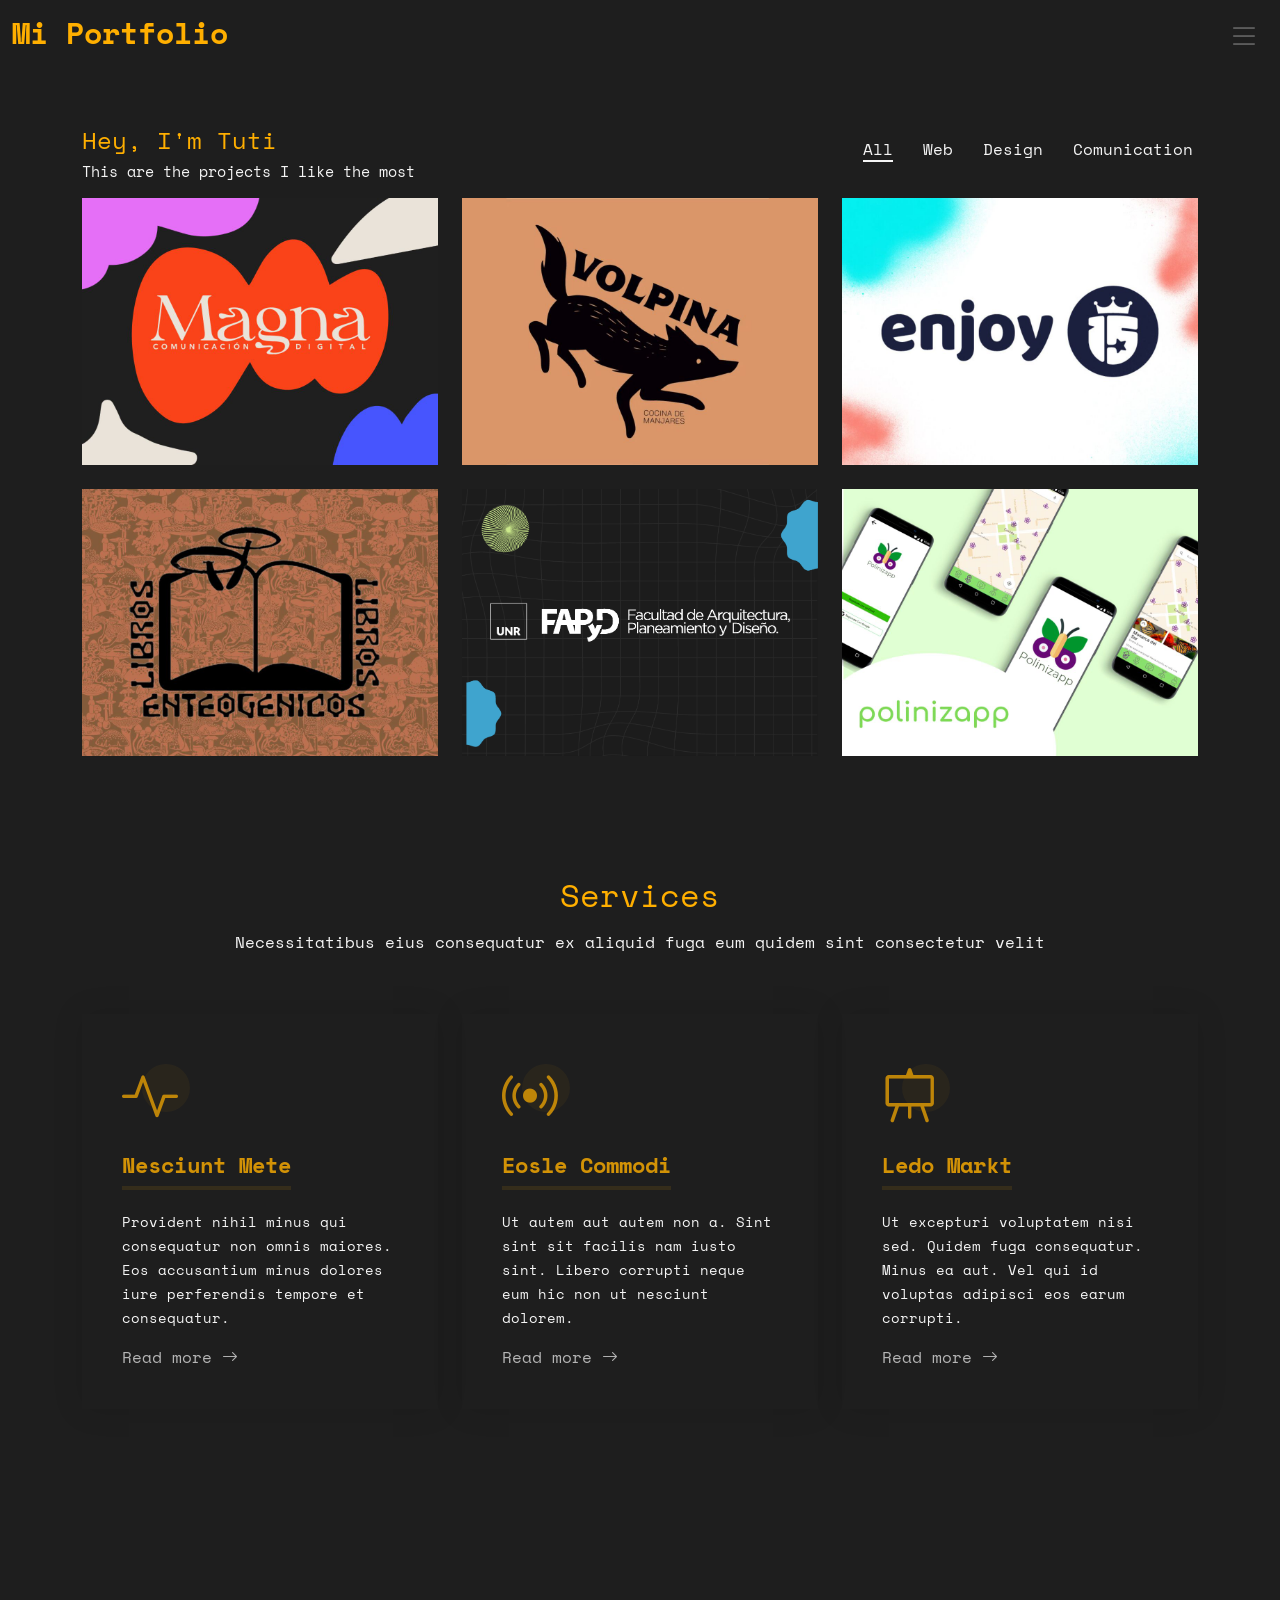
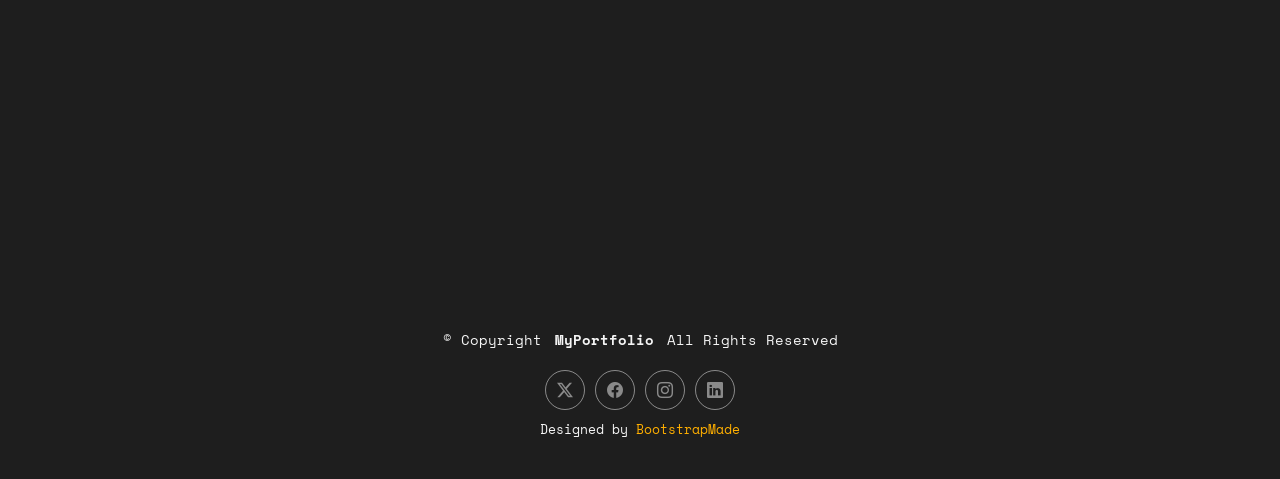
<file: index.html>
<!DOCTYPE html>
<html lang="en">

<head>
  <meta charset="utf-8">
  <meta content="width=device-width, initial-scale=1.0" name="viewport">
  <title>Index - MyPortfolio Bootstrap Template</title>
  <meta name="description" content="">
  <meta name="keywords" content="">

  <!-- Favicons -->
  <link href="assets/img/favicon.png" rel="icon">
  <link href="assets/img/apple-touch-icon.png" rel="apple-touch-icon">

  <!-- Fonts -->
  <link rel="preconnect" href="https://fonts.googleapis.com">
  <link rel="preconnect" href="https://fonts.gstatic.com" crossorigin>
  <link href="https://fonts.googleapis.com/css2?family=Space+Mono:ital,wght@0,400;0,700;1,400;1,700&display=swap" rel="stylesheet">

  <!-- Vendor CSS Files -->
  <link href="assets/vendor/bootstrap/css/bootstrap.min.css" rel="stylesheet">
  <link href="assets/vendor/bootstrap-icons/bootstrap-icons.css" rel="stylesheet">
  <link href="assets/vendor/aos/aos.css" rel="stylesheet">
  <link href="assets/vendor/glightbox/css/glightbox.min.css" rel="stylesheet">
  <link href="assets/vendor/swiper/swiper-bundle.min.css" rel="stylesheet">

  <!-- Main CSS File -->
  <link href="assets/css/main.css" rel="stylesheet">

  <!-- =======================================================
  * Template Name: MyPortfolio
  * Template URL: https://bootstrapmade.com/myportfolio-bootstrap-portfolio-website-template/
  * Updated: Aug 08 2024 with Bootstrap v5.3.3
  * Author: BootstrapMade.com
  * License: https://bootstrapmade.com/license/
  ======================================================== -->
</head>

<body class="index-page">

  <header id="header" class="header d-flex align-items-center sticky-top">
    <div class="container-fluid  position-relative d-flex align-items-center justify-content-between">

      <a href="index.html" class="logo d-flex align-items-center">
        <!-- Uncomment the line below if you also wish to use an image logo -->
        <!-- <img src="assets/img/logo.png" alt=""> -->
        <h1 class="sitename">Mi Portfolio</h1>
      </a>

      <nav id="navmenu" class="navmenu">
        <ul>
          <li><a href="index.html" class="active">Home</a></li>
          <li><a href="about.html">About</a></li>
          <li><a href="services.html">Services</a></li>
          <li><a href="portfolio.html">Portfolio</a></li>
          <li class="dropdown"><a href="#"><span>Dropdown</span> <i class="bi bi-chevron-down toggle-dropdown"></i></a>
            <ul>
              <li><a href="#">Dropdown 1</a></li>
              <li class="dropdown"><a href="#"><span>Deep Dropdown</span> <i class="bi bi-chevron-down toggle-dropdown"></i></a>
                <ul>
                  <li><a href="#">Deep Dropdown 1</a></li>
                  <li><a href="#">Deep Dropdown 2</a></li>
                  <li><a href="#">Deep Dropdown 3</a></li>
                  <li><a href="#">Deep Dropdown 4</a></li>
                  <li><a href="#">Deep Dropdown 5</a></li>
                </ul>
              </li>
              <li><a href="#">Dropdown 2</a></li>
              <li><a href="#">Dropdown 3</a></li>
              <li><a href="#">Dropdown 4</a></li>
            </ul>
          </li>
          <li><a href="contact.html">Contact</a></li>
        </ul>
        <i class="mobile-nav-toggle d-xl-none bi bi-list"></i>
      </nav>

    </div>
  </header>

  <main class="main">

    <!-- Portfolio Section -->
    <section id="portfolio" class="portfolio section">

      <div class="container">

        <div class="isotope-layout" data-default-filter="*" data-layout="masonry" data-sort="original-order">

          <div class="row align-items-center">
            <div class="col-lg-7 portfolio-info">
              <h3>Hey, I'm Tuti</h3>
              <p>This are the projects I like the most</p>
            </div>
            <div class="col-lg-5 text-center text-lg-end">
              <ul class="portfolio-filters isotope-filters" data-aos="fade-up" data-aos-delay="100">
                <li data-filter="*" class="filter-active">All</li>
                <li data-filter=".filter-web">Web</li>
                <li data-filter=".filter-design">Design</li>
                <li data-filter=".filter-comunication">Comunication</li>
              </ul><!-- End Portfolio Filters -->
            </div>
          </div>

          <div class="row gy-4 isotope-container" data-aos="fade-up" data-aos-delay="200" style="position: relative; height: 1344px;">

            <div class="col-lg-4 col-md-6 portfolio-item isotope-item filter-web" style="position: absolute; left: 0px; top: 0px;">
              <div class="portfolio-content h-100">
                <img src="assets/img/portfolio/magna.jpg" class="img-fluid" alt="">
                <div class="portfolio-info">
                  <h4>Web Design</h4>
                  <p>Somos Magna</p>
                  <div>
                    <a href="assets/img/portfolio/magna.jpg" title="App 1" data-gallery="portfolio-gallery-app" class="glightbox preview-link"><i class="bi bi-zoom-in"></i></a>
                    <a href="portfolio-details.html" title="More Details" class="details-link"><i class="bi bi-link-45deg"></i></a>
                  </div>
                </div>
              </div>
            </div><!-- End Portfolio Item -->


            <div class="col-lg-4 col-md-6 portfolio-item isotope-item filter-design" style="position: absolute; left: 0px; top: 336px;">
              <div class="portfolio-content h-100">
                <img src="assets/img/portfolio/volpina.jpg" class="img-fluid" alt="">
                <div class="portfolio-info">
                  <h4>Social Network Design</h4>
                  <p>Volpina Manjares</p>
                  <div>
                    <a href="assets/img/portfolio/volpina.jpg" title="Branding 1" data-gallery="portfolio-gallery-book" class="glightbox preview-link"><i class="bi bi-zoom-in"></i></a>
                    <a href="portfolio-details.html" title="More Details" class="details-link"><i class="bi bi-link-45deg"></i></a>
                  </div>
                </div>
              </div>
            </div><!-- End Portfolio Item -->

            <div class="col-lg-4 col-md-6 portfolio-item isotope-item filter-web" style="position: absolute; left: 440px; top: 336px;">
              <div class="portfolio-content h-100">
                <img src="assets/img/portfolio/enjoy.jpg" class="img-fluid" alt="">
                <div class="portfolio-info">
                  <h4>Web Design & Administration</h4>
                  <p>Enjoy 15</p>
                  <div>
                    <a href="assets/img/portfolio/enjoy.jpg" title="App 2" data-gallery="portfolio-gallery-app" class="glightbox preview-link"><i class="bi bi-zoom-in"></i></a>
                    <a href="portfolio-details.html" title="More Details" class="details-link"><i class="bi bi-link-45deg"></i></a>
                  </div>
                </div>
              </div>
            </div><!-- End Portfolio Item -->

            <div class="col-lg-4 col-md-6 portfolio-item isotope-item filter-app" style="position: absolute; left: 880px; top: 672px;">
              <div class="portfolio-content h-100">
                <img src="assets/img/portfolio/enteo.jpg" class="img-fluid" alt="">
                <div class="portfolio-info">
                  <h4>Design & Web Design</h4>
                  <p>Libros Enteogénicos</p>
                  <div>
                    <a href="assets/img/portfolio/enteo.jpg" title="App 3" data-gallery="portfolio-gallery-app" class="glightbox preview-link"><i class="bi bi-zoom-in"></i></a>
                    <a href="portfolio-details.html" title="More Details" class="details-link"><i class="bi bi-link-45deg"></i></a>
                  </div>
                </div>
              </div>
            </div><!-- End Portfolio Item -->

            <div class="col-lg-4 col-md-6 portfolio-item isotope-item filter-design" style="position: absolute; left: 440px; top: 672px;">
              <div class="portfolio-content h-100">
                <img src="assets/img/portfolio/fapyd.png" class="img-fluid" alt="">
                <div class="portfolio-info">
                  <h4>Web Design & Comunication & Web Administration</h4>
                  <p>Polinizapp</p>
                  <div>
                    <a href="assets/img/portfolio/fapyd.png" title="Branding 2" data-gallery="portfolio-gallery-book" class="glightbox preview-link"><i class="bi bi-zoom-in"></i></a>
                    <a href="portfolio-details.html" title="More Details" class="details-link"><i class="bi bi-link-45deg"></i></a>
                  </div>
                </div>
              </div>
            </div><!-- End Portfolio Item -->

            <div class="col-lg-4 col-md-6 portfolio-item isotope-item filter-design" style="position: absolute; left: 440px; top: 672px;">
              <div class="portfolio-content h-100">
                <img src="assets/img/portfolio/polinizapp.jpg" class="img-fluid" alt="">
                <div class="portfolio-info">
                  <h4>Design</h4>
                  <p>Polinizapp</p>
                  <div>
                    <a href="assets/img/portfolio/polinizapp.jpg" title="Branding 2" data-gallery="portfolio-gallery-book" class="glightbox preview-link"><i class="bi bi-zoom-in"></i></a>
                    <a href="portfolio-details.html" title="More Details" class="details-link"><i class="bi bi-link-45deg"></i></a>
                  </div>
                </div>
              </div>
            </div><!-- End Portfolio Item -->


          </div><!-- End Portfolio Container -->

        </div>

      </div>

    </section><!-- /Portfolio Section -->


    <!-- Services Section -->
    <section id="services" class="services section">

      <!-- Section Title -->
      <div class="container section-title" data-aos="fade-up">
        <h2>Services</h2>
        <p>Necessitatibus eius consequatur ex aliquid fuga eum quidem sint consectetur velit</p>
      </div><!-- End Section Title -->

      <div class="container">

        <div class="row gy-4">

          <div class="col-lg-4 col-md-6" data-aos="fade-up" data-aos-delay="100">
            <div class="service-item  position-relative">
              <div class="icon">
                <i class="bi bi-activity"></i>
              </div>
              <h3>Nesciunt Mete</h3>
              <p>Provident nihil minus qui consequatur non omnis maiores. Eos accusantium minus dolores iure perferendis tempore et consequatur.</p>
              <a href="service-details.html" class="readmore stretched-link">Read more <i class="bi bi-arrow-right"></i></a>
            </div>
          </div><!-- End Service Item -->

          <div class="col-lg-4 col-md-6" data-aos="fade-up" data-aos-delay="200">
            <div class="service-item position-relative">
              <div class="icon">
                <i class="bi bi-broadcast"></i>
              </div>
              <h3>Eosle Commodi</h3>
              <p>Ut autem aut autem non a. Sint sint sit facilis nam iusto sint. Libero corrupti neque eum hic non ut nesciunt dolorem.</p>
              <a href="service-details.html" class="readmore stretched-link">Read more <i class="bi bi-arrow-right"></i></a>
            </div>
          </div><!-- End Service Item -->

          <div class="col-lg-4 col-md-6" data-aos="fade-up" data-aos-delay="300">
            <div class="service-item position-relative">
              <div class="icon">
                <i class="bi bi-easel"></i>
              </div>
              <h3>Ledo Markt</h3>
              <p>Ut excepturi voluptatem nisi sed. Quidem fuga consequatur. Minus ea aut. Vel qui id voluptas adipisci eos earum corrupti.</p>
              <a href="service-details.html" class="readmore stretched-link">Read more <i class="bi bi-arrow-right"></i></a>
            </div>
          </div><!-- End Service Item -->

          <div class="col-lg-4 col-md-6" data-aos="fade-up" data-aos-delay="400">
            <div class="service-item position-relative">
              <div class="icon">
                <i class="bi bi-bounding-box-circles"></i>
              </div>
              <h3>Asperiores Commodit</h3>
              <p>Non et temporibus minus omnis sed dolor esse consequatur. Cupiditate sed error ea fuga sit provident adipisci neque.</p>
              <a href="service-details.html" class="readmore stretched-link">Read more <i class="bi bi-arrow-right"></i></a>
            </div>
          </div><!-- End Service Item -->

          <div class="col-lg-4 col-md-6" data-aos="fade-up" data-aos-delay="500">
            <div class="service-item position-relative">
              <div class="icon">
                <i class="bi bi-calendar4-week"></i>
              </div>
              <h3>Velit Doloremque</h3>
              <p>Cumque et suscipit saepe. Est maiores autem enim facilis ut aut ipsam corporis aut. Sed animi at autem alias eius labore.</p>
              <a href="service-details.html" class="readmore stretched-link">Read more <i class="bi bi-arrow-right"></i></a>
            </div>
          </div><!-- End Service Item -->

          <div class="col-lg-4 col-md-6" data-aos="fade-up" data-aos-delay="600">
            <div class="service-item position-relative">
              <div class="icon">
                <i class="bi bi-chat-square-text"></i>
              </div>
              <h3>Dolori Architecto</h3>
              <p>Hic molestias ea quibusdam eos. Fugiat enim doloremque aut neque non et debitis iure. Corrupti recusandae ducimus enim.</p>
              <a href="service-details.html" class="readmore stretched-link">Read more <i class="bi bi-arrow-right"></i></a>
            </div>
          </div><!-- End Service Item -->

        </div>

      </div>

    </section><!-- /Services Section -->


  </main>

  <footer id="footer" class="footer">

    <div class="container">
      <div class="copyright text-center ">
        <p>© <span>Copyright</span> <strong class="px-1 sitename">MyPortfolio</strong> <span>All Rights Reserved</span></p>
      </div>
      <div class="social-links d-flex justify-content-center">
        <a href=""><i class="bi bi-twitter-x"></i></a>
        <a href=""><i class="bi bi-facebook"></i></a>
        <a href=""><i class="bi bi-instagram"></i></a>
        <a href=""><i class="bi bi-linkedin"></i></a>
      </div>
      <div class="credits">
        <!-- All the links in the footer should remain intact. -->
        <!-- You can delete the links only if you've purchased the pro version. -->
        <!-- Licensing information: https://bootstrapmade.com/license/ -->
        <!-- Purchase the pro version with working PHP/AJAX contact form: [buy-url] -->
        Designed by <a href="https://bootstrapmade.com/">BootstrapMade</a>
      </div>
    </div>

  </footer>

  <!-- Scroll Top -->
  <a href="#" id="scroll-top" class="scroll-top d-flex align-items-center justify-content-center"><i class="bi bi-arrow-up-short"></i></a>

  <!-- Preloader -->
  <div id="preloader"></div>

  <!-- Vendor JS Files -->
  <script src="assets/vendor/bootstrap/js/bootstrap.bundle.min.js"></script>
  <script src="assets/vendor/php-email-form/validate.js"></script>
  <script src="assets/vendor/aos/aos.js"></script>
  <script src="assets/vendor/glightbox/js/glightbox.min.js"></script>
  <script src="assets/vendor/imagesloaded/imagesloaded.pkgd.min.js"></script>
  <script src="assets/vendor/isotope-layout/isotope.pkgd.min.js"></script>
  <script src="assets/vendor/swiper/swiper-bundle.min.js"></script>

  <!-- Main JS File -->
  <script src="assets/js/main.js"></script>

</body>

</html>
</file>
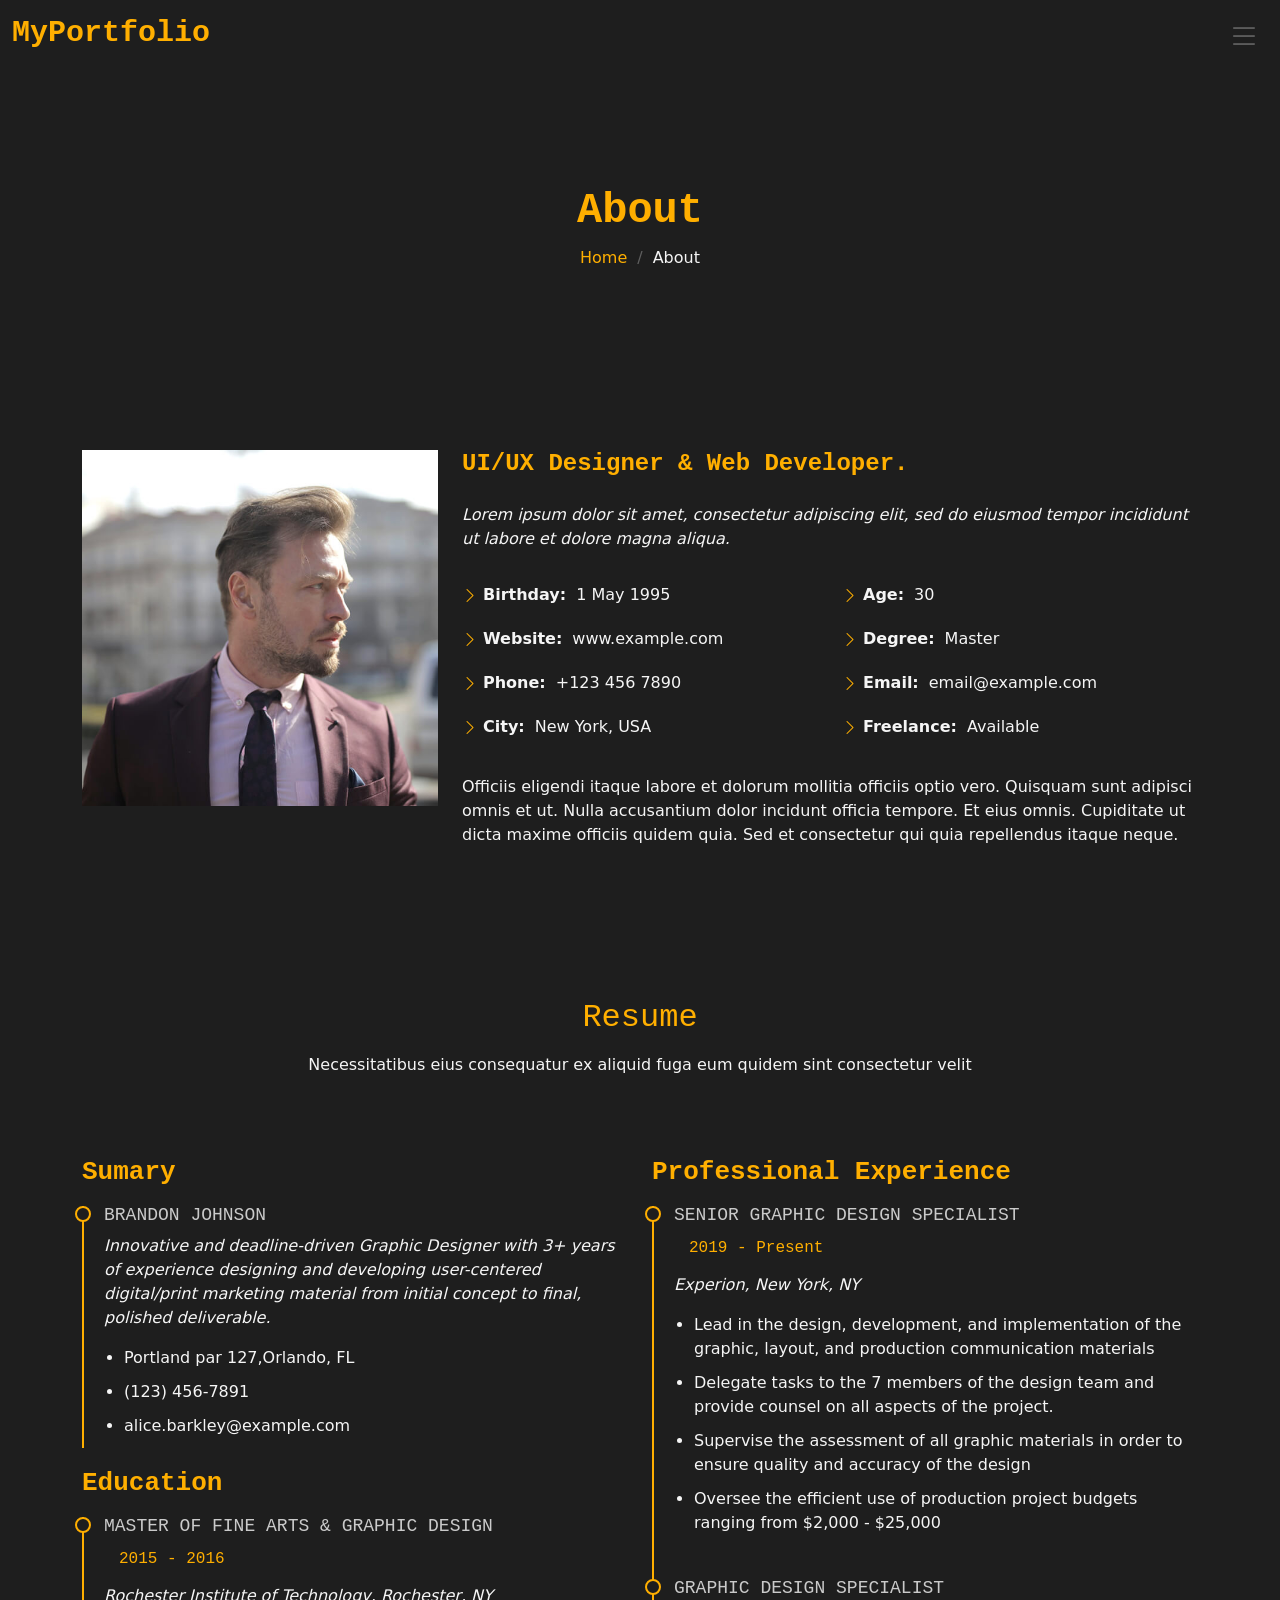
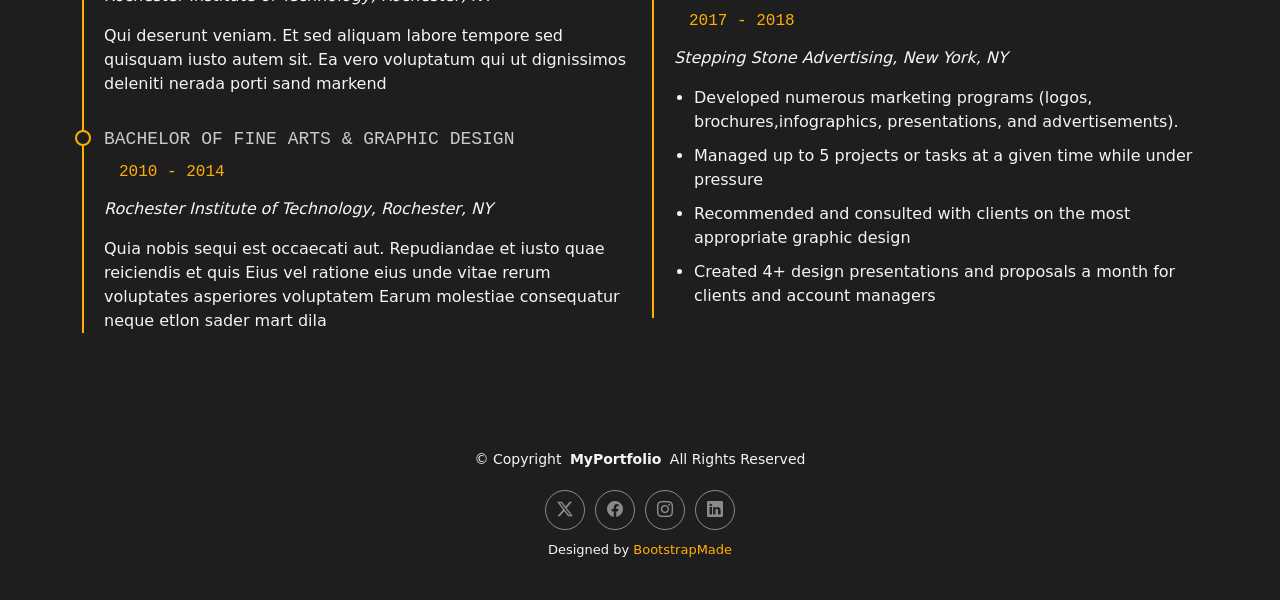
<file: about.html>
<!DOCTYPE html>
<html lang="en">

<head>
  <meta charset="utf-8">
  <meta content="width=device-width, initial-scale=1.0" name="viewport">
  <title>About - MyPortfolio Bootstrap Template</title>
  <meta name="description" content="">
  <meta name="keywords" content="">

  <!-- Favicons -->
  <link href="assets/img/favicon.png" rel="icon">
  <link href="assets/img/apple-touch-icon.png" rel="apple-touch-icon">

  <!-- Fonts -->
  <link href="https://fonts.googleapis.com" rel="preconnect">
  <link href="https://fonts.gstatic.com" rel="preconnect" crossorigin>
  <link href="https://fonts.googleapis.com/css2?family=Inconsolata:wght@200;300;400;500;600;700;800;900&display=swap" rel="stylesheet">

  <!-- Vendor CSS Files -->
  <link href="assets/vendor/bootstrap/css/bootstrap.min.css" rel="stylesheet">
  <link href="assets/vendor/bootstrap-icons/bootstrap-icons.css" rel="stylesheet">
  <link href="assets/vendor/aos/aos.css" rel="stylesheet">
  <link href="assets/vendor/glightbox/css/glightbox.min.css" rel="stylesheet">
  <link href="assets/vendor/swiper/swiper-bundle.min.css" rel="stylesheet">

  <!-- Main CSS File -->
  <link href="assets/css/main.css" rel="stylesheet">

  <!-- =======================================================
  * Template Name: MyPortfolio
  * Template URL: https://bootstrapmade.com/myportfolio-bootstrap-portfolio-website-template/
  * Updated: Aug 08 2024 with Bootstrap v5.3.3
  * Author: BootstrapMade.com
  * License: https://bootstrapmade.com/license/
  ======================================================== -->
</head>

<body class="about-page">

  <header id="header" class="header d-flex align-items-center sticky-top">
    <div class="container-fluid  position-relative d-flex align-items-center justify-content-between">

      <a href="index.html" class="logo d-flex align-items-center">
        <!-- Uncomment the line below if you also wish to use an image logo -->
        <!-- <img src="assets/img/logo.png" alt=""> -->
        <h1 class="sitename">MyPortfolio</h1>
      </a>

      <nav id="navmenu" class="navmenu">
        <ul>
          <li><a href="index.html">Home</a></li>
          <li><a href="about.html" class="active">About</a></li>
          <li><a href="services.html">Services</a></li>
          <li><a href="portfolio.html">Portfolio</a></li>
          <li class="dropdown"><a href="#"><span>Dropdown</span> <i class="bi bi-chevron-down toggle-dropdown"></i></a>
            <ul>
              <li><a href="#">Dropdown 1</a></li>
              <li class="dropdown"><a href="#"><span>Deep Dropdown</span> <i class="bi bi-chevron-down toggle-dropdown"></i></a>
                <ul>
                  <li><a href="#">Deep Dropdown 1</a></li>
                  <li><a href="#">Deep Dropdown 2</a></li>
                  <li><a href="#">Deep Dropdown 3</a></li>
                  <li><a href="#">Deep Dropdown 4</a></li>
                  <li><a href="#">Deep Dropdown 5</a></li>
                </ul>
              </li>
              <li><a href="#">Dropdown 2</a></li>
              <li><a href="#">Dropdown 3</a></li>
              <li><a href="#">Dropdown 4</a></li>
            </ul>
          </li>
          <li><a href="contact.html">Contact</a></li>
        </ul>
        <i class="mobile-nav-toggle d-xl-none bi bi-list"></i>
      </nav>

    </div>
  </header>

  <main class="main">

    <!-- Page Title -->
    <div class="page-title">
      <div class="container">
        <h1>About</h1>
        <nav class="breadcrumbs">
          <ol>
            <li><a href="index.html">Home</a></li>
            <li class="current">About</li>
          </ol>
        </nav>
      </div>
    </div><!-- End Page Title -->

    <!-- About Section -->
    <section id="about" class="about section">

      <div class="container" data-aos="fade-up" data-aos-delay="100">

        <div class="row gy-4 justify-content-center">
          <div class="col-lg-4">
            <img src="assets/img/profile-img.jpg" class="img-fluid" alt="">
          </div>
          <div class="col-lg-8 content">
            <h2>UI/UX Designer &amp; Web Developer.</h2>
            <p class="fst-italic py-3">
              Lorem ipsum dolor sit amet, consectetur adipiscing elit, sed do eiusmod tempor incididunt ut labore et dolore
              magna aliqua.
            </p>
            <div class="row">
              <div class="col-lg-6">
                <ul>
                  <li><i class="bi bi-chevron-right"></i> <strong>Birthday:</strong> <span>1 May 1995</span></li>
                  <li><i class="bi bi-chevron-right"></i> <strong>Website:</strong> <span>www.example.com</span></li>
                  <li><i class="bi bi-chevron-right"></i> <strong>Phone:</strong> <span>+123 456 7890</span></li>
                  <li><i class="bi bi-chevron-right"></i> <strong>City:</strong> <span>New York, USA</span></li>
                </ul>
              </div>
              <div class="col-lg-6">
                <ul>
                  <li><i class="bi bi-chevron-right"></i> <strong>Age:</strong> <span>30</span></li>
                  <li><i class="bi bi-chevron-right"></i> <strong>Degree:</strong> <span>Master</span></li>
                  <li><i class="bi bi-chevron-right"></i> <strong>Email:</strong> <span>email@example.com</span></li>
                  <li><i class="bi bi-chevron-right"></i> <strong>Freelance:</strong> <span>Available</span></li>
                </ul>
              </div>
            </div>
            <p class="py-3">
              Officiis eligendi itaque labore et dolorum mollitia officiis optio vero. Quisquam sunt adipisci omnis et ut. Nulla accusantium dolor incidunt officia tempore. Et eius omnis.
              Cupiditate ut dicta maxime officiis quidem quia. Sed et consectetur qui quia repellendus itaque neque.
            </p>
          </div>
        </div>

      </div>

    </section><!-- /About Section -->

    <!-- Resume Section -->
    <section id="resume" class="resume section">

      <!-- Section Title -->
      <div class="container section-title" data-aos="fade-up">
        <h2>Resume</h2>
        <p>Necessitatibus eius consequatur ex aliquid fuga eum quidem sint consectetur velit</p>
      </div><!-- End Section Title -->

      <div class="container">

        <div class="row">

          <div class="col-lg-6" data-aos="fade-up" data-aos-delay="100">
            <h3 class="resume-title">Sumary</h3>

            <div class="resume-item pb-0">
              <h4>Brandon Johnson</h4>
              <p><em>Innovative and deadline-driven Graphic Designer with 3+ years of experience designing and developing user-centered digital/print marketing material from initial concept to final, polished deliverable.</em></p>
              <ul>
                <li>Portland par 127,Orlando, FL</li>
                <li>(123) 456-7891</li>
                <li>alice.barkley@example.com</li>
              </ul>
            </div><!-- Edn Resume Item -->

            <h3 class="resume-title">Education</h3>
            <div class="resume-item">
              <h4>Master of Fine Arts &amp; Graphic Design</h4>
              <h5>2015 - 2016</h5>
              <p><em>Rochester Institute of Technology, Rochester, NY</em></p>
              <p>Qui deserunt veniam. Et sed aliquam labore tempore sed quisquam iusto autem sit. Ea vero voluptatum qui ut dignissimos deleniti nerada porti sand markend</p>
            </div><!-- Edn Resume Item -->

            <div class="resume-item">
              <h4>Bachelor of Fine Arts &amp; Graphic Design</h4>
              <h5>2010 - 2014</h5>
              <p><em>Rochester Institute of Technology, Rochester, NY</em></p>
              <p>Quia nobis sequi est occaecati aut. Repudiandae et iusto quae reiciendis et quis Eius vel ratione eius unde vitae rerum voluptates asperiores voluptatem Earum molestiae consequatur neque etlon sader mart dila</p>
            </div><!-- Edn Resume Item -->

          </div>

          <div class="col-lg-6" data-aos="fade-up" data-aos-delay="200">
            <h3 class="resume-title">Professional Experience</h3>
            <div class="resume-item">
              <h4>Senior graphic design specialist</h4>
              <h5>2019 - Present</h5>
              <p><em>Experion, New York, NY </em></p>
              <ul>
                <li>Lead in the design, development, and implementation of the graphic, layout, and production communication materials</li>
                <li>Delegate tasks to the 7 members of the design team and provide counsel on all aspects of the project. </li>
                <li>Supervise the assessment of all graphic materials in order to ensure quality and accuracy of the design</li>
                <li>Oversee the efficient use of production project budgets ranging from $2,000 - $25,000</li>
              </ul>
            </div><!-- Edn Resume Item -->

            <div class="resume-item">
              <h4>Graphic design specialist</h4>
              <h5>2017 - 2018</h5>
              <p><em>Stepping Stone Advertising, New York, NY</em></p>
              <ul>
                <li>Developed numerous marketing programs (logos, brochures,infographics, presentations, and advertisements).</li>
                <li>Managed up to 5 projects or tasks at a given time while under pressure</li>
                <li>Recommended and consulted with clients on the most appropriate graphic design</li>
                <li>Created 4+ design presentations and proposals a month for clients and account managers</li>
              </ul>
            </div><!-- Edn Resume Item -->

          </div>

        </div>

      </div>

    </section><!-- /Resume Section -->

  </main>

  <footer id="footer" class="footer">

    <div class="container">
      <div class="copyright text-center ">
        <p>© <span>Copyright</span> <strong class="px-1 sitename">MyPortfolio</strong> <span>All Rights Reserved</span></p>
      </div>
      <div class="social-links d-flex justify-content-center">
        <a href=""><i class="bi bi-twitter-x"></i></a>
        <a href=""><i class="bi bi-facebook"></i></a>
        <a href=""><i class="bi bi-instagram"></i></a>
        <a href=""><i class="bi bi-linkedin"></i></a>
      </div>
      <div class="credits">
        <!-- All the links in the footer should remain intact. -->
        <!-- You can delete the links only if you've purchased the pro version. -->
        <!-- Licensing information: https://bootstrapmade.com/license/ -->
        <!-- Purchase the pro version with working PHP/AJAX contact form: [buy-url] -->
        Designed by <a href="https://bootstrapmade.com/">BootstrapMade</a>
      </div>
    </div>

  </footer>

  <!-- Scroll Top -->
  <a href="#" id="scroll-top" class="scroll-top d-flex align-items-center justify-content-center"><i class="bi bi-arrow-up-short"></i></a>

  <!-- Preloader -->
  <div id="preloader"></div>

  <!-- Vendor JS Files -->
  <script src="assets/vendor/bootstrap/js/bootstrap.bundle.min.js"></script>
  <script src="assets/vendor/php-email-form/validate.js"></script>
  <script src="assets/vendor/aos/aos.js"></script>
  <script src="assets/vendor/glightbox/js/glightbox.min.js"></script>
  <script src="assets/vendor/imagesloaded/imagesloaded.pkgd.min.js"></script>
  <script src="assets/vendor/isotope-layout/isotope.pkgd.min.js"></script>
  <script src="assets/vendor/swiper/swiper-bundle.min.js"></script>

  <!-- Main JS File -->
  <script src="assets/js/main.js"></script>

</body>

</html>
</file>
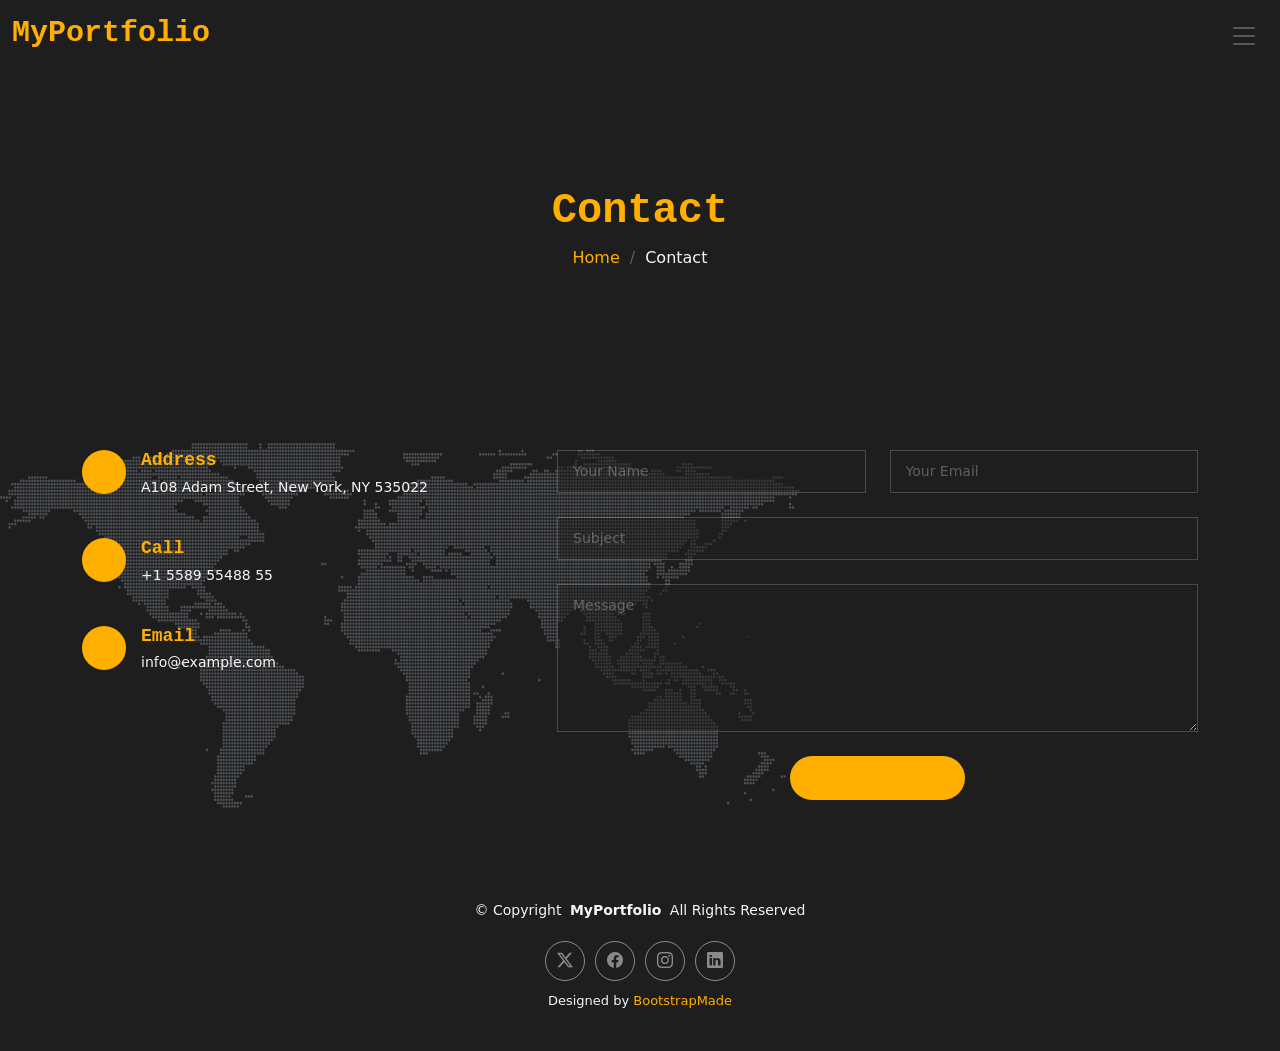
<file: contact.html>
<!DOCTYPE html>
<html lang="en">

<head>
  <meta charset="utf-8">
  <meta content="width=device-width, initial-scale=1.0" name="viewport">
  <title>Contact - MyPortfolio Bootstrap Template</title>
  <meta name="description" content="">
  <meta name="keywords" content="">

  <!-- Favicons -->
  <link href="assets/img/favicon.png" rel="icon">
  <link href="assets/img/apple-touch-icon.png" rel="apple-touch-icon">

  <!-- Fonts -->
  <link href="https://fonts.googleapis.com" rel="preconnect">
  <link href="https://fonts.gstatic.com" rel="preconnect" crossorigin>
  <link href="https://fonts.googleapis.com/css2?family=Inconsolata:wght@200;300;400;500;600;700;800;900&display=swap" rel="stylesheet">

  <!-- Vendor CSS Files -->
  <link href="assets/vendor/bootstrap/css/bootstrap.min.css" rel="stylesheet">
  <link href="assets/vendor/bootstrap-icons/bootstrap-icons.css" rel="stylesheet">
  <link href="assets/vendor/aos/aos.css" rel="stylesheet">
  <link href="assets/vendor/glightbox/css/glightbox.min.css" rel="stylesheet">
  <link href="assets/vendor/swiper/swiper-bundle.min.css" rel="stylesheet">

  <!-- Main CSS File -->
  <link href="assets/css/main.css" rel="stylesheet">

  <!-- =======================================================
  * Template Name: MyPortfolio
  * Template URL: https://bootstrapmade.com/myportfolio-bootstrap-portfolio-website-template/
  * Updated: Aug 08 2024 with Bootstrap v5.3.3
  * Author: BootstrapMade.com
  * License: https://bootstrapmade.com/license/
  ======================================================== -->
</head>

<body class="contact-page">

  <header id="header" class="header d-flex align-items-center sticky-top">
    <div class="container-fluid  position-relative d-flex align-items-center justify-content-between">

      <a href="index.html" class="logo d-flex align-items-center">
        <!-- Uncomment the line below if you also wish to use an image logo -->
        <!-- <img src="assets/img/logo.png" alt=""> -->
        <h1 class="sitename">MyPortfolio</h1>
      </a>

      <nav id="navmenu" class="navmenu">
        <ul>
          <li><a href="index.html">Home</a></li>
          <li><a href="about.html">About</a></li>
          <li><a href="services.html">Services</a></li>
          <li><a href="portfolio.html">Portfolio</a></li>
          <li class="dropdown"><a href="#"><span>Dropdown</span> <i class="bi bi-chevron-down toggle-dropdown"></i></a>
            <ul>
              <li><a href="#">Dropdown 1</a></li>
              <li class="dropdown"><a href="#"><span>Deep Dropdown</span> <i class="bi bi-chevron-down toggle-dropdown"></i></a>
                <ul>
                  <li><a href="#">Deep Dropdown 1</a></li>
                  <li><a href="#">Deep Dropdown 2</a></li>
                  <li><a href="#">Deep Dropdown 3</a></li>
                  <li><a href="#">Deep Dropdown 4</a></li>
                  <li><a href="#">Deep Dropdown 5</a></li>
                </ul>
              </li>
              <li><a href="#">Dropdown 2</a></li>
              <li><a href="#">Dropdown 3</a></li>
              <li><a href="#">Dropdown 4</a></li>
            </ul>
          </li>
          <li><a href="contact.html" class="active">Contact</a></li>
        </ul>
        <i class="mobile-nav-toggle d-xl-none bi bi-list"></i>
      </nav>

    </div>
  </header>

  <main class="main">

    <!-- Page Title -->
    <div class="page-title">
      <div class="container">
        <h1>Contact</h1>
        <nav class="breadcrumbs">
          <ol>
            <li><a href="index.html">Home</a></li>
            <li class="current">Contact</li>
          </ol>
        </nav>
      </div>
    </div><!-- End Page Title -->

    <!-- Contact Section -->
    <section id="contact" class="contact section">

      <div class="container position-relative" data-aos="fade-up" data-aos-delay="100">

        <div class="row gy-4">

          <div class="col-lg-5">
            <div class="info-item d-flex" data-aos="fade-up" data-aos-delay="200">
              <i class="bi bi-geo-alt flex-shrink-0"></i>
              <div>
                <h3>Address</h3>
                <p>A108 Adam Street, New York, NY 535022</p>
              </div>
            </div><!-- End Info Item -->

            <div class="info-item d-flex" data-aos="fade-up" data-aos-delay="300">
              <i class="bi bi-telephone flex-shrink-0"></i>
              <div>
                <h3>Call</h3>
                <p>+1 5589 55488 55</p>
              </div>
            </div><!-- End Info Item -->

            <div class="info-item d-flex" data-aos="fade-up" data-aos-delay="400">
              <i class="bi bi-envelope flex-shrink-0"></i>
              <div>
                <h3>Email<br></h3>
                <p>info@example.com</p>
              </div>
            </div><!-- End Info Item -->

          </div>

          <div class="col-lg-7">
            <form action="forms/contact.php" method="post" class="php-email-form" data-aos="fade-up" data-aos-delay="500">
              <div class="row gy-4">

                <div class="col-md-6">
                  <input type="text" name="name" class="form-control" placeholder="Your Name" required="">
                </div>

                <div class="col-md-6 ">
                  <input type="email" class="form-control" name="email" placeholder="Your Email" required="">
                </div>

                <div class="col-md-12">
                  <input type="text" class="form-control" name="subject" placeholder="Subject" required="">
                </div>

                <div class="col-md-12">
                  <textarea class="form-control" name="message" rows="6" placeholder="Message" required=""></textarea>
                </div>

                <div class="col-md-12 text-center">
                  <div class="loading">Loading</div>
                  <div class="error-message"></div>
                  <div class="sent-message">Your message has been sent. Thank you!</div>

                  <button type="submit">Send Message</button>
                </div>

              </div>
            </form>
          </div><!-- End Contact Form -->

        </div>

      </div>

    </section><!-- /Contact Section -->

  </main>

  <footer id="footer" class="footer">

    <div class="container">
      <div class="copyright text-center ">
        <p>© <span>Copyright</span> <strong class="px-1 sitename">MyPortfolio</strong> <span>All Rights Reserved</span></p>
      </div>
      <div class="social-links d-flex justify-content-center">
        <a href=""><i class="bi bi-twitter-x"></i></a>
        <a href=""><i class="bi bi-facebook"></i></a>
        <a href=""><i class="bi bi-instagram"></i></a>
        <a href=""><i class="bi bi-linkedin"></i></a>
      </div>
      <div class="credits">
        <!-- All the links in the footer should remain intact. -->
        <!-- You can delete the links only if you've purchased the pro version. -->
        <!-- Licensing information: https://bootstrapmade.com/license/ -->
        <!-- Purchase the pro version with working PHP/AJAX contact form: [buy-url] -->
        Designed by <a href="https://bootstrapmade.com/">BootstrapMade</a>
      </div>
    </div>

  </footer>

  <!-- Scroll Top -->
  <a href="#" id="scroll-top" class="scroll-top d-flex align-items-center justify-content-center"><i class="bi bi-arrow-up-short"></i></a>

  <!-- Preloader -->
  <div id="preloader"></div>

  <!-- Vendor JS Files -->
  <script src="assets/vendor/bootstrap/js/bootstrap.bundle.min.js"></script>
  <script src="assets/vendor/php-email-form/validate.js"></script>
  <script src="assets/vendor/aos/aos.js"></script>
  <script src="assets/vendor/glightbox/js/glightbox.min.js"></script>
  <script src="assets/vendor/imagesloaded/imagesloaded.pkgd.min.js"></script>
  <script src="assets/vendor/isotope-layout/isotope.pkgd.min.js"></script>
  <script src="assets/vendor/swiper/swiper-bundle.min.js"></script>

  <!-- Main JS File -->
  <script src="assets/js/main.js"></script>

</body>

</html>
</file>
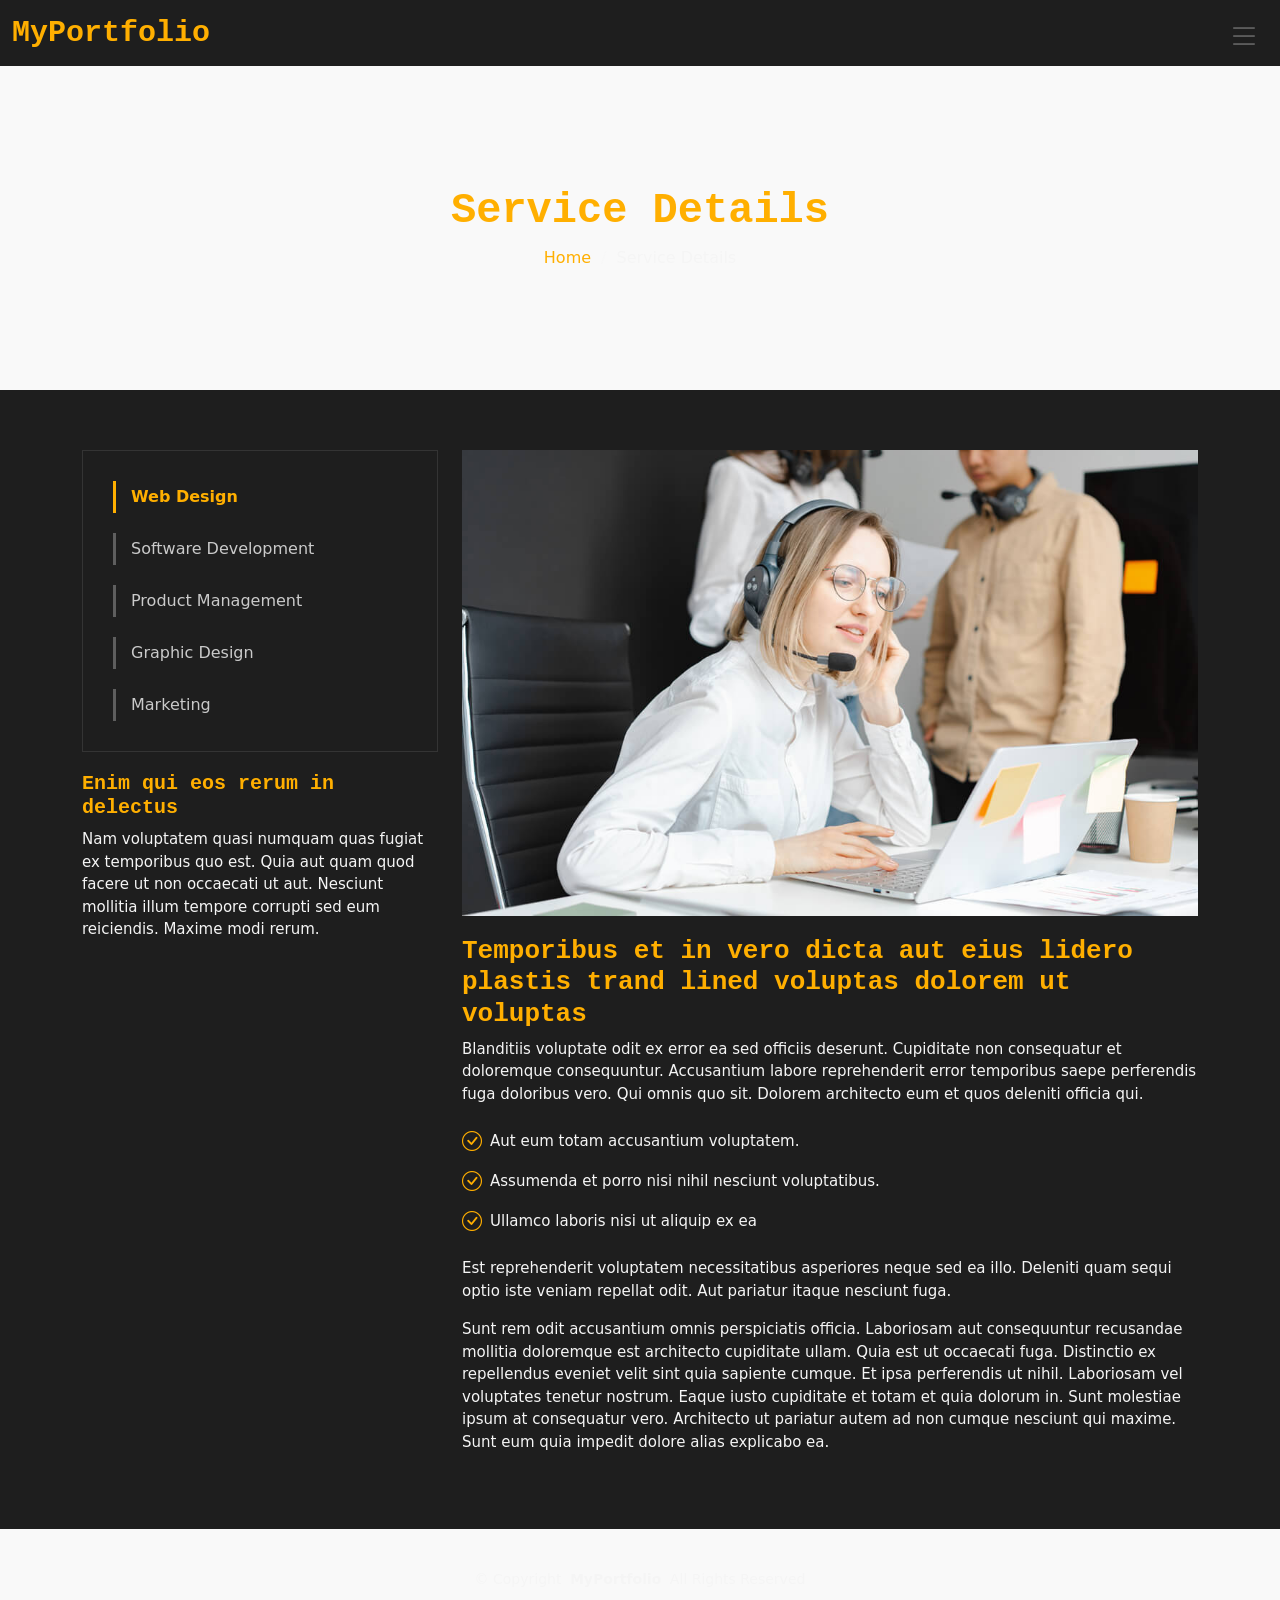
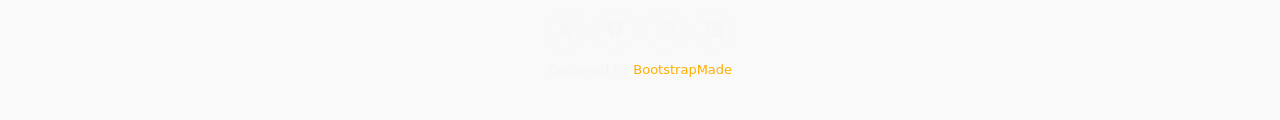
<file: service-details.html>
<!DOCTYPE html>
<html lang="en">

<head>
  <meta charset="utf-8">
  <meta content="width=device-width, initial-scale=1.0" name="viewport">
  <title>Service Details - MyPortfolio Bootstrap Template</title>
  <meta name="description" content="">
  <meta name="keywords" content="">

  <!-- Favicons -->
  <link href="assets/img/favicon.png" rel="icon">
  <link href="assets/img/apple-touch-icon.png" rel="apple-touch-icon">

  <!-- Fonts -->
  <link href="https://fonts.googleapis.com" rel="preconnect">
  <link href="https://fonts.gstatic.com" rel="preconnect" crossorigin>
  <link href="https://fonts.googleapis.com/css2?family=Inconsolata:wght@200;300;400;500;600;700;800;900&display=swap" rel="stylesheet">

  <!-- Vendor CSS Files -->
  <link href="assets/vendor/bootstrap/css/bootstrap.min.css" rel="stylesheet">
  <link href="assets/vendor/bootstrap-icons/bootstrap-icons.css" rel="stylesheet">
  <link href="assets/vendor/aos/aos.css" rel="stylesheet">
  <link href="assets/vendor/glightbox/css/glightbox.min.css" rel="stylesheet">
  <link href="assets/vendor/swiper/swiper-bundle.min.css" rel="stylesheet">

  <!-- Main CSS File -->
  <link href="assets/css/main.css" rel="stylesheet">

  <!-- =======================================================
  * Template Name: MyPortfolio
  * Template URL: https://bootstrapmade.com/myportfolio-bootstrap-portfolio-website-template/
  * Updated: Aug 08 2024 with Bootstrap v5.3.3
  * Author: BootstrapMade.com
  * License: https://bootstrapmade.com/license/
  ======================================================== -->
</head>

<body class="service-details-page">

  <header id="header" class="header d-flex align-items-center sticky-top">
    <div class="container-fluid  position-relative d-flex align-items-center justify-content-between">

      <a href="index.html" class="logo d-flex align-items-center">
        <!-- Uncomment the line below if you also wish to use an image logo -->
        <!-- <img src="assets/img/logo.png" alt=""> -->
        <h1 class="sitename">MyPortfolio</h1>
      </a>

      <nav id="navmenu" class="navmenu">
        <ul>
          <li><a href="index.html">Home</a></li>
          <li><a href="about.html">About</a></li>
          <li><a href="services.html">Services</a></li>
          <li><a href="portfolio.html">Portfolio</a></li>
          <li class="dropdown"><a href="#"><span>Dropdown</span> <i class="bi bi-chevron-down toggle-dropdown"></i></a>
            <ul>
              <li><a href="#">Dropdown 1</a></li>
              <li class="dropdown"><a href="#"><span>Deep Dropdown</span> <i class="bi bi-chevron-down toggle-dropdown"></i></a>
                <ul>
                  <li><a href="#">Deep Dropdown 1</a></li>
                  <li><a href="#">Deep Dropdown 2</a></li>
                  <li><a href="#">Deep Dropdown 3</a></li>
                  <li><a href="#">Deep Dropdown 4</a></li>
                  <li><a href="#">Deep Dropdown 5</a></li>
                </ul>
              </li>
              <li><a href="#">Dropdown 2</a></li>
              <li><a href="#">Dropdown 3</a></li>
              <li><a href="#">Dropdown 4</a></li>
            </ul>
          </li>
          <li><a href="contact.html">Contact</a></li>
        </ul>
        <i class="mobile-nav-toggle d-xl-none bi bi-list"></i>
      </nav>

    </div>
  </header>

  <main class="main">

    <!-- Page Title -->
    <div class="page-title light-background">
      <div class="container">
        <h1>Service Details</h1>
        <nav class="breadcrumbs">
          <ol>
            <li><a href="index.html">Home</a></li>
            <li class="current">Service Details</li>
          </ol>
        </nav>
      </div>
    </div><!-- End Page Title -->

    <!-- Service Details Section -->
    <section id="service-details" class="service-details section">

      <div class="container">

        <div class="row gy-4">

          <div class="col-lg-4" data-aos="fade-up" data-aos-delay="100">
            <div class="services-list">
              <a href="#" class="active">Web Design</a>
              <a href="#">Software Development</a>
              <a href="#">Product Management</a>
              <a href="#">Graphic Design</a>
              <a href="#">Marketing</a>
            </div>

            <h4>Enim qui eos rerum in delectus</h4>
            <p>Nam voluptatem quasi numquam quas fugiat ex temporibus quo est. Quia aut quam quod facere ut non occaecati ut aut. Nesciunt mollitia illum tempore corrupti sed eum reiciendis. Maxime modi rerum.</p>
          </div>

          <div class="col-lg-8" data-aos="fade-up" data-aos-delay="200">
            <img src="assets/img/services.jpg" alt="" class="img-fluid services-img">
            <h3>Temporibus et in vero dicta aut eius lidero plastis trand lined voluptas dolorem ut voluptas</h3>
            <p>
              Blanditiis voluptate odit ex error ea sed officiis deserunt. Cupiditate non consequatur et doloremque consequuntur. Accusantium labore reprehenderit error temporibus saepe perferendis fuga doloribus vero. Qui omnis quo sit. Dolorem architecto eum et quos deleniti officia qui.
            </p>
            <ul>
              <li><i class="bi bi-check-circle"></i> <span>Aut eum totam accusantium voluptatem.</span></li>
              <li><i class="bi bi-check-circle"></i> <span>Assumenda et porro nisi nihil nesciunt voluptatibus.</span></li>
              <li><i class="bi bi-check-circle"></i> <span>Ullamco laboris nisi ut aliquip ex ea</span></li>
            </ul>
            <p>
              Est reprehenderit voluptatem necessitatibus asperiores neque sed ea illo. Deleniti quam sequi optio iste veniam repellat odit. Aut pariatur itaque nesciunt fuga.
            </p>
            <p>
              Sunt rem odit accusantium omnis perspiciatis officia. Laboriosam aut consequuntur recusandae mollitia doloremque est architecto cupiditate ullam. Quia est ut occaecati fuga. Distinctio ex repellendus eveniet velit sint quia sapiente cumque. Et ipsa perferendis ut nihil. Laboriosam vel voluptates tenetur nostrum. Eaque iusto cupiditate et totam et quia dolorum in. Sunt molestiae ipsum at consequatur vero. Architecto ut pariatur autem ad non cumque nesciunt qui maxime. Sunt eum quia impedit dolore alias explicabo ea.
            </p>
          </div>

        </div>

      </div>

    </section><!-- /Service Details Section -->

  </main>

  <footer id="footer" class="footer light-background">

    <div class="container">
      <div class="copyright text-center ">
        <p>© <span>Copyright</span> <strong class="px-1 sitename">MyPortfolio</strong> <span>All Rights Reserved</span></p>
      </div>
      <div class="social-links d-flex justify-content-center">
        <a href=""><i class="bi bi-twitter-x"></i></a>
        <a href=""><i class="bi bi-facebook"></i></a>
        <a href=""><i class="bi bi-instagram"></i></a>
        <a href=""><i class="bi bi-linkedin"></i></a>
      </div>
      <div class="credits">
        <!-- All the links in the footer should remain intact. -->
        <!-- You can delete the links only if you've purchased the pro version. -->
        <!-- Licensing information: https://bootstrapmade.com/license/ -->
        <!-- Purchase the pro version with working PHP/AJAX contact form: [buy-url] -->
        Designed by <a href="https://bootstrapmade.com/">BootstrapMade</a>
      </div>
    </div>

  </footer>

  <!-- Scroll Top -->
  <a href="#" id="scroll-top" class="scroll-top d-flex align-items-center justify-content-center"><i class="bi bi-arrow-up-short"></i></a>

  <!-- Preloader -->
  <div id="preloader"></div>

  <!-- Vendor JS Files -->
  <script src="assets/vendor/bootstrap/js/bootstrap.bundle.min.js"></script>
  <script src="assets/vendor/php-email-form/validate.js"></script>
  <script src="assets/vendor/aos/aos.js"></script>
  <script src="assets/vendor/glightbox/js/glightbox.min.js"></script>
  <script src="assets/vendor/imagesloaded/imagesloaded.pkgd.min.js"></script>
  <script src="assets/vendor/isotope-layout/isotope.pkgd.min.js"></script>
  <script src="assets/vendor/swiper/swiper-bundle.min.js"></script>

  <!-- Main JS File -->
  <script src="assets/js/main.js"></script>

</body>

</html>
</file>
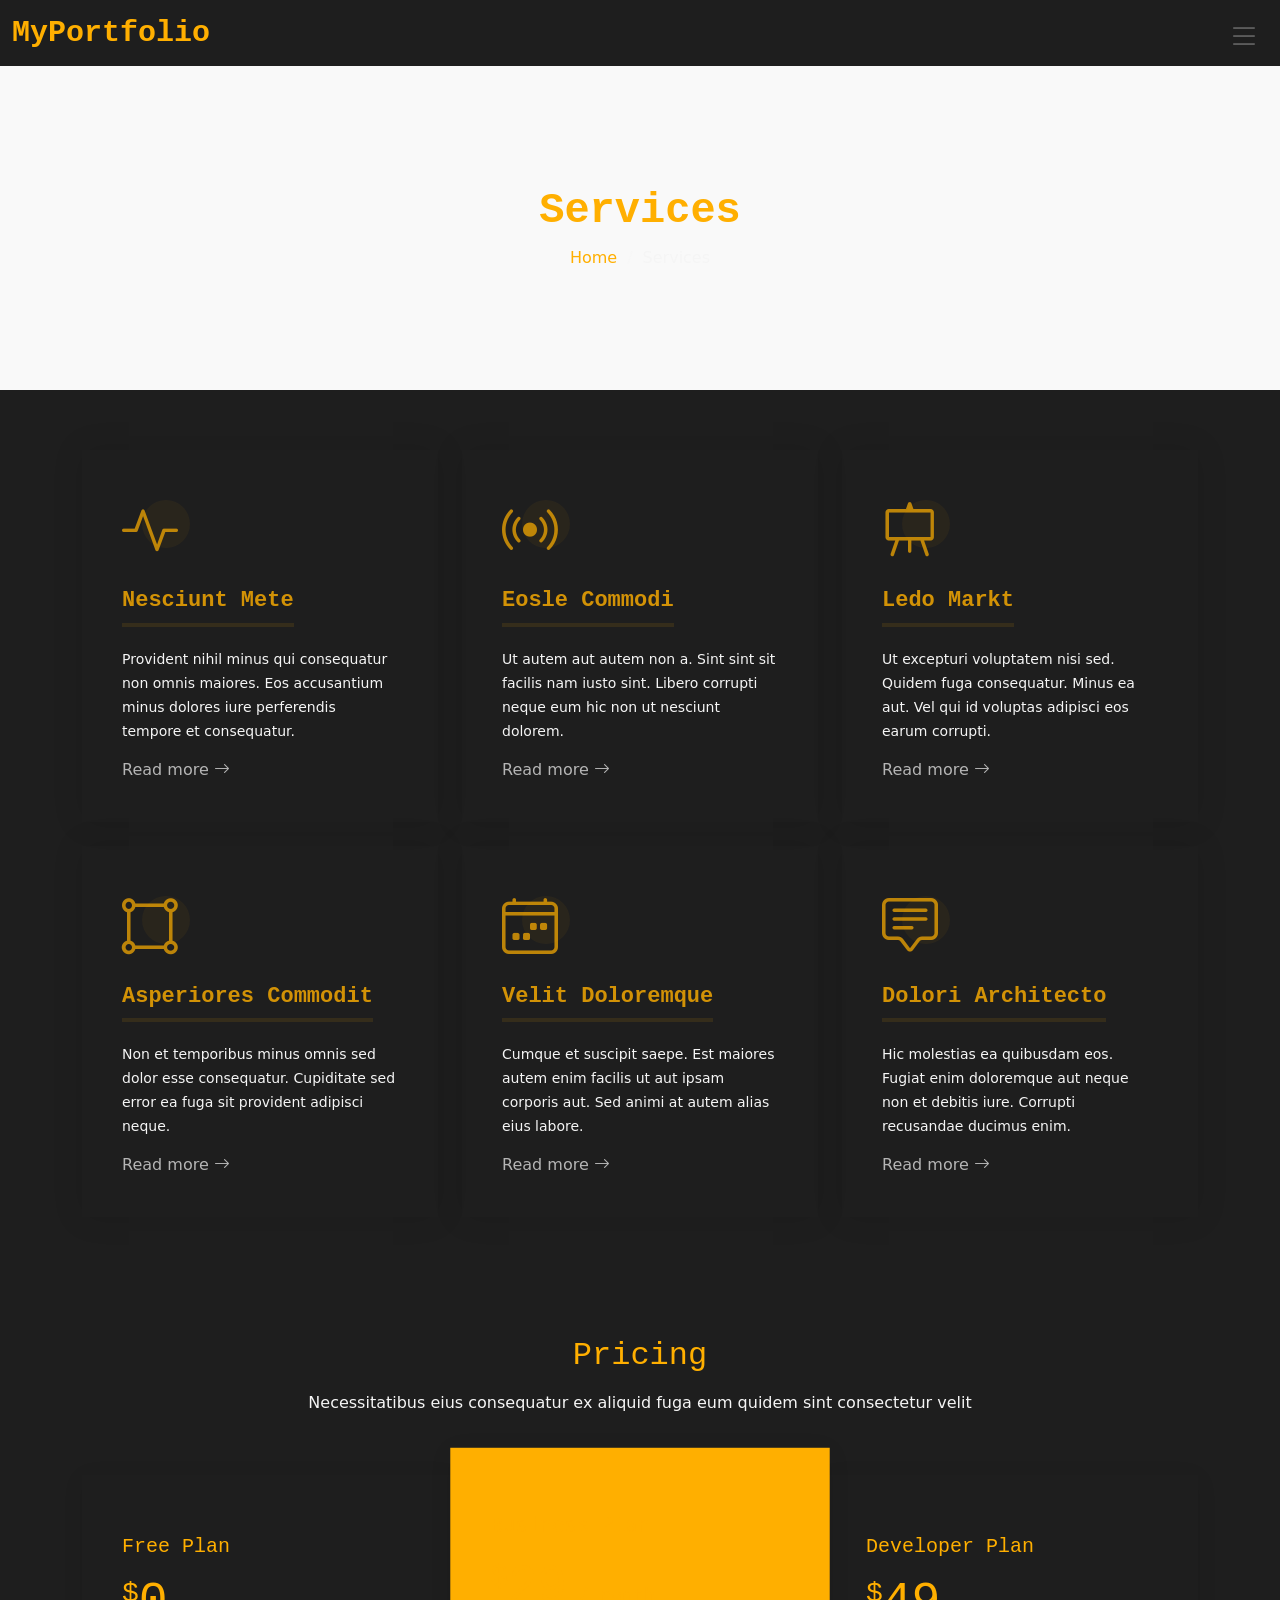
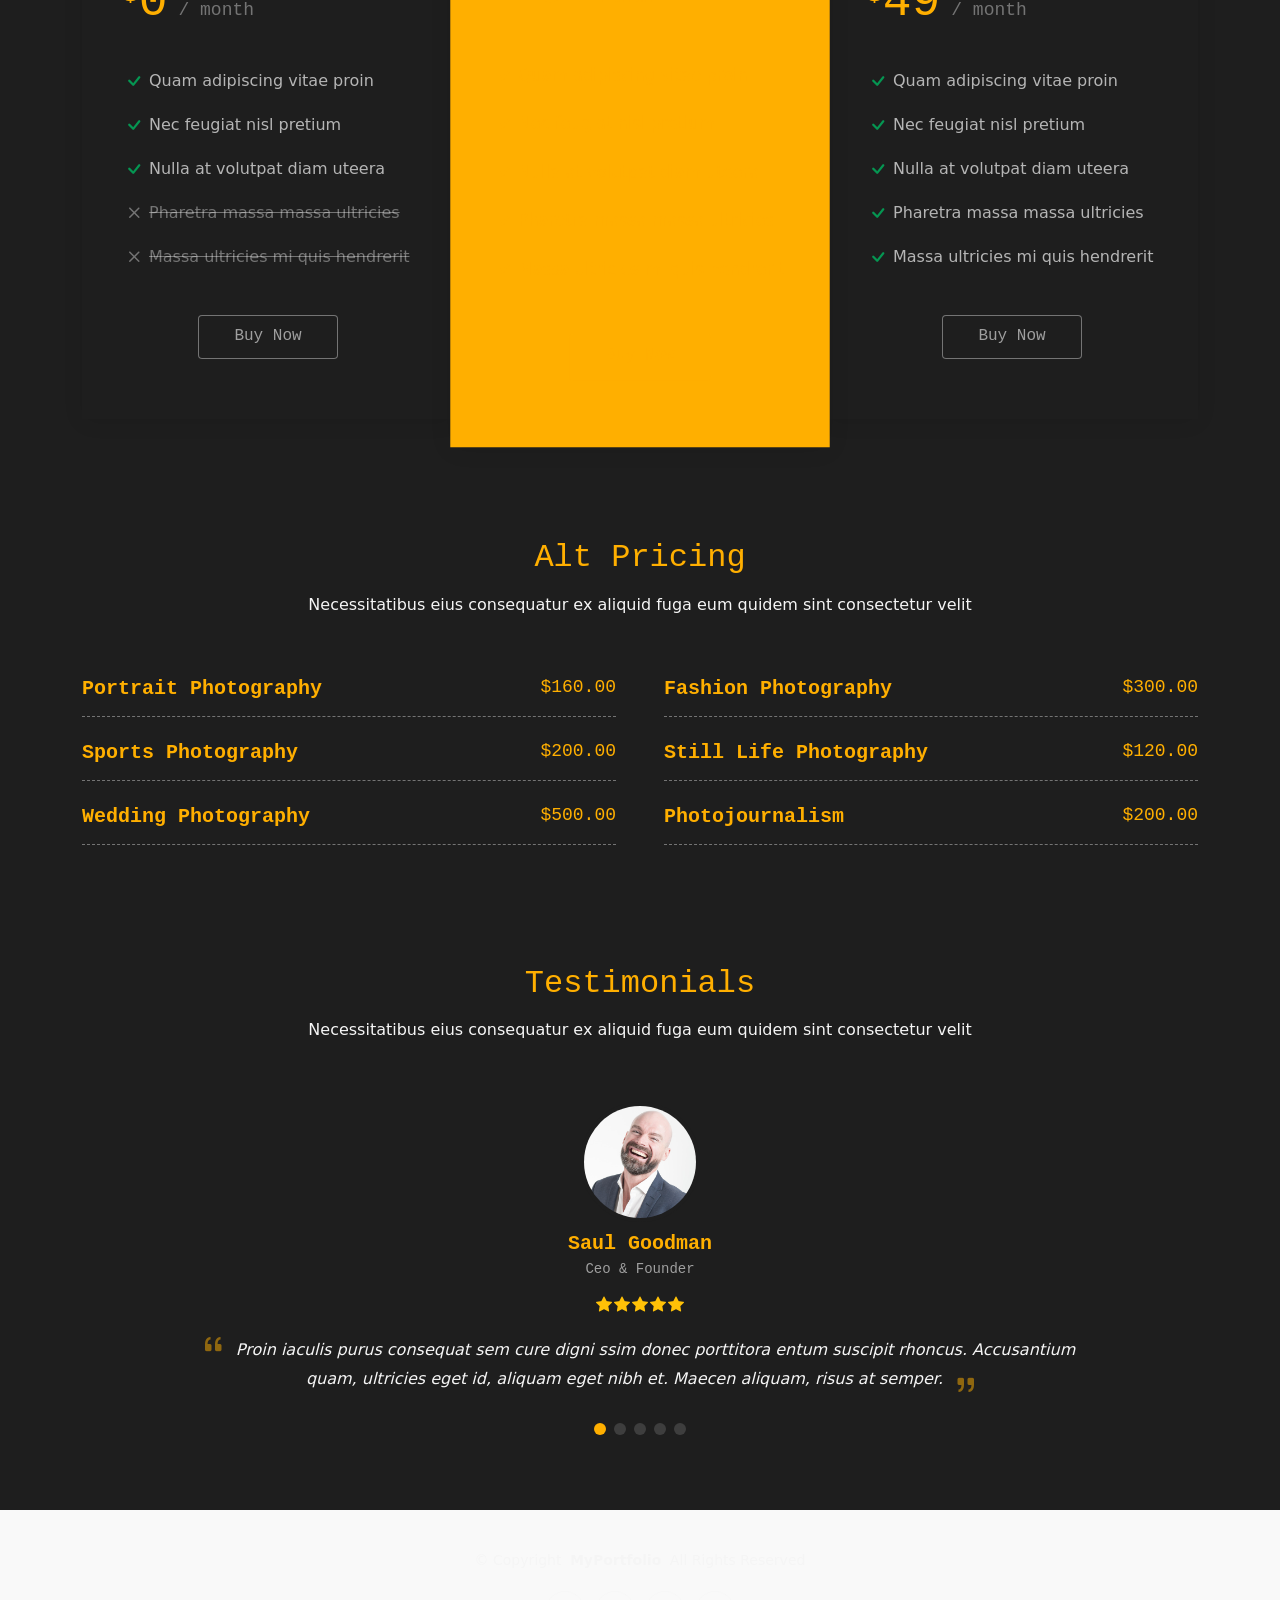
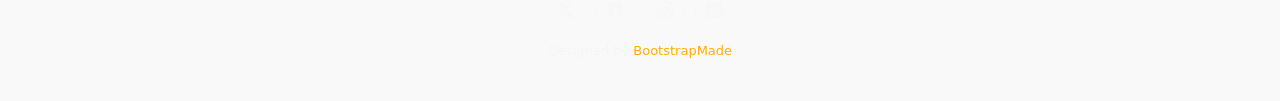
<file: services.html>
<!DOCTYPE html>
<html lang="en">

<head>
  <meta charset="utf-8">
  <meta content="width=device-width, initial-scale=1.0" name="viewport">
  <title>Services - MyPortfolio Bootstrap Template</title>
  <meta name="description" content="">
  <meta name="keywords" content="">

  <!-- Favicons -->
  <link href="assets/img/favicon.png" rel="icon">
  <link href="assets/img/apple-touch-icon.png" rel="apple-touch-icon">

  <!-- Fonts -->
  <link href="https://fonts.googleapis.com" rel="preconnect">
  <link href="https://fonts.gstatic.com" rel="preconnect" crossorigin>
  <link href="https://fonts.googleapis.com/css2?family=Inconsolata:wght@200;300;400;500;600;700;800;900&display=swap" rel="stylesheet">

  <!-- Vendor CSS Files -->
  <link href="assets/vendor/bootstrap/css/bootstrap.min.css" rel="stylesheet">
  <link href="assets/vendor/bootstrap-icons/bootstrap-icons.css" rel="stylesheet">
  <link href="assets/vendor/aos/aos.css" rel="stylesheet">
  <link href="assets/vendor/glightbox/css/glightbox.min.css" rel="stylesheet">
  <link href="assets/vendor/swiper/swiper-bundle.min.css" rel="stylesheet">

  <!-- Main CSS File -->
  <link href="assets/css/main.css" rel="stylesheet">

  <!-- =======================================================
  * Template Name: MyPortfolio
  * Template URL: https://bootstrapmade.com/myportfolio-bootstrap-portfolio-website-template/
  * Updated: Aug 08 2024 with Bootstrap v5.3.3
  * Author: BootstrapMade.com
  * License: https://bootstrapmade.com/license/
  ======================================================== -->
</head>

<body class="services-page">

  <header id="header" class="header d-flex align-items-center sticky-top">
    <div class="container-fluid  position-relative d-flex align-items-center justify-content-between">

      <a href="index.html" class="logo d-flex align-items-center">
        <!-- Uncomment the line below if you also wish to use an image logo -->
        <!-- <img src="assets/img/logo.png" alt=""> -->
        <h1 class="sitename">MyPortfolio</h1>
      </a>

      <nav id="navmenu" class="navmenu">
        <ul>
          <li><a href="index.html">Home</a></li>
          <li><a href="about.html">About</a></li>
          <li><a href="services.html" class="active">Services</a></li>
          <li><a href="portfolio.html">Portfolio</a></li>
          <li class="dropdown"><a href="#"><span>Dropdown</span> <i class="bi bi-chevron-down toggle-dropdown"></i></a>
            <ul>
              <li><a href="#">Dropdown 1</a></li>
              <li class="dropdown"><a href="#"><span>Deep Dropdown</span> <i class="bi bi-chevron-down toggle-dropdown"></i></a>
                <ul>
                  <li><a href="#">Deep Dropdown 1</a></li>
                  <li><a href="#">Deep Dropdown 2</a></li>
                  <li><a href="#">Deep Dropdown 3</a></li>
                  <li><a href="#">Deep Dropdown 4</a></li>
                  <li><a href="#">Deep Dropdown 5</a></li>
                </ul>
              </li>
              <li><a href="#">Dropdown 2</a></li>
              <li><a href="#">Dropdown 3</a></li>
              <li><a href="#">Dropdown 4</a></li>
            </ul>
          </li>
          <li><a href="contact.html">Contact</a></li>
        </ul>
        <i class="mobile-nav-toggle d-xl-none bi bi-list"></i>
      </nav>

    </div>
  </header>

  <main class="main">

    <!-- Page Title -->
    <div class="page-title light-background">
      <div class="container">
        <h1>Services</h1>
        <nav class="breadcrumbs">
          <ol>
            <li><a href="index.html">Home</a></li>
            <li class="current">Services</li>
          </ol>
        </nav>
      </div>
    </div><!-- End Page Title -->

    <!-- Services Section -->
    <section id="services" class="services section">

      <div class="container">

        <div class="row gy-4">

          <div class="col-lg-4 col-md-6" data-aos="fade-up" data-aos-delay="100">
            <div class="service-item  position-relative">
              <div class="icon">
                <i class="bi bi-activity"></i>
              </div>
              <h3>Nesciunt Mete</h3>
              <p>Provident nihil minus qui consequatur non omnis maiores. Eos accusantium minus dolores iure perferendis tempore et consequatur.</p>
              <a href="service-details.html" class="readmore stretched-link">Read more <i class="bi bi-arrow-right"></i></a>
            </div>
          </div><!-- End Service Item -->

          <div class="col-lg-4 col-md-6" data-aos="fade-up" data-aos-delay="200">
            <div class="service-item position-relative">
              <div class="icon">
                <i class="bi bi-broadcast"></i>
              </div>
              <h3>Eosle Commodi</h3>
              <p>Ut autem aut autem non a. Sint sint sit facilis nam iusto sint. Libero corrupti neque eum hic non ut nesciunt dolorem.</p>
              <a href="service-details.html" class="readmore stretched-link">Read more <i class="bi bi-arrow-right"></i></a>
            </div>
          </div><!-- End Service Item -->

          <div class="col-lg-4 col-md-6" data-aos="fade-up" data-aos-delay="300">
            <div class="service-item position-relative">
              <div class="icon">
                <i class="bi bi-easel"></i>
              </div>
              <h3>Ledo Markt</h3>
              <p>Ut excepturi voluptatem nisi sed. Quidem fuga consequatur. Minus ea aut. Vel qui id voluptas adipisci eos earum corrupti.</p>
              <a href="service-details.html" class="readmore stretched-link">Read more <i class="bi bi-arrow-right"></i></a>
            </div>
          </div><!-- End Service Item -->

          <div class="col-lg-4 col-md-6" data-aos="fade-up" data-aos-delay="400">
            <div class="service-item position-relative">
              <div class="icon">
                <i class="bi bi-bounding-box-circles"></i>
              </div>
              <h3>Asperiores Commodit</h3>
              <p>Non et temporibus minus omnis sed dolor esse consequatur. Cupiditate sed error ea fuga sit provident adipisci neque.</p>
              <a href="service-details.html" class="readmore stretched-link">Read more <i class="bi bi-arrow-right"></i></a>
            </div>
          </div><!-- End Service Item -->

          <div class="col-lg-4 col-md-6" data-aos="fade-up" data-aos-delay="500">
            <div class="service-item position-relative">
              <div class="icon">
                <i class="bi bi-calendar4-week"></i>
              </div>
              <h3>Velit Doloremque</h3>
              <p>Cumque et suscipit saepe. Est maiores autem enim facilis ut aut ipsam corporis aut. Sed animi at autem alias eius labore.</p>
              <a href="service-details.html" class="readmore stretched-link">Read more <i class="bi bi-arrow-right"></i></a>
            </div>
          </div><!-- End Service Item -->

          <div class="col-lg-4 col-md-6" data-aos="fade-up" data-aos-delay="600">
            <div class="service-item position-relative">
              <div class="icon">
                <i class="bi bi-chat-square-text"></i>
              </div>
              <h3>Dolori Architecto</h3>
              <p>Hic molestias ea quibusdam eos. Fugiat enim doloremque aut neque non et debitis iure. Corrupti recusandae ducimus enim.</p>
              <a href="service-details.html" class="readmore stretched-link">Read more <i class="bi bi-arrow-right"></i></a>
            </div>
          </div><!-- End Service Item -->

        </div>

      </div>

    </section><!-- /Services Section -->

    <!-- Pricing Section -->
    <section id="pricing" class="pricing section">

      <!-- Section Title -->
      <div class="container section-title" data-aos="fade-up">
        <h2>Pricing</h2>
        <p>Necessitatibus eius consequatur ex aliquid fuga eum quidem sint consectetur velit</p>
      </div><!-- End Section Title -->

      <div class="container">

        <div class="row g-4 g-lg-0">

          <div class="col-lg-4" data-aos="zoom-in" data-aos-delay="100">
            <div class="pricing-item">
              <h3>Free Plan</h3>
              <h4><sup>$</sup>0<span> / month</span></h4>
              <ul>
                <li><i class="bi bi-check"></i> <span>Quam adipiscing vitae proin</span></li>
                <li><i class="bi bi-check"></i> <span>Nec feugiat nisl pretium</span></li>
                <li><i class="bi bi-check"></i> <span>Nulla at volutpat diam uteera</span></li>
                <li class="na"><i class="bi bi-x"></i> <span>Pharetra massa massa ultricies</span></li>
                <li class="na"><i class="bi bi-x"></i> <span>Massa ultricies mi quis hendrerit</span></li>
              </ul>
              <div class="text-center"><a href="#" class="buy-btn">Buy Now</a></div>
            </div>
          </div><!-- End Pricing Item -->

          <div class="col-lg-4 featured" data-aos="zoom-in" data-aos-delay="200">
            <div class="pricing-item">
              <h3>Business Plan</h3>
              <h4><sup>$</sup>29<span> / month</span></h4>
              <ul>
                <li><i class="bi bi-check"></i> <span>Quam adipiscing vitae proin</span></li>
                <li><i class="bi bi-check"></i> <span>Nec feugiat nisl pretium</span></li>
                <li><i class="bi bi-check"></i> <span>Nulla at volutpat diam uteera</span></li>
                <li><i class="bi bi-check"></i> <span>Pharetra massa massa ultricies</span></li>
                <li><i class="bi bi-check"></i> <span>Massa ultricies mi quis hendrerit</span></li>
              </ul>
              <div class="text-center"><a href="#" class="buy-btn">Buy Now</a></div>
            </div>
          </div><!-- End Pricing Item -->

          <div class="col-lg-4" data-aos="zoom-in" data-aos-delay="100">
            <div class="pricing-item">
              <h3>Developer Plan</h3>
              <h4><sup>$</sup>49<span> / month</span></h4>
              <ul>
                <li><i class="bi bi-check"></i> <span>Quam adipiscing vitae proin</span></li>
                <li><i class="bi bi-check"></i> <span>Nec feugiat nisl pretium</span></li>
                <li><i class="bi bi-check"></i> <span>Nulla at volutpat diam uteera</span></li>
                <li><i class="bi bi-check"></i> <span>Pharetra massa massa ultricies</span></li>
                <li><i class="bi bi-check"></i> <span>Massa ultricies mi quis hendrerit</span></li>
              </ul>
              <div class="text-center"><a href="#" class="buy-btn">Buy Now</a></div>
            </div>
          </div><!-- End Pricing Item -->

        </div>

      </div>

    </section><!-- /Pricing Section -->

    <!-- Alt Pricing Section -->
    <section id="alt-pricing" class="alt-pricing section">

      <!-- Section Title -->
      <div class="container section-title" data-aos="fade-up">
        <h2>Alt Pricing</h2>
        <p>Necessitatibus eius consequatur ex aliquid fuga eum quidem sint consectetur velit</p>
      </div><!-- End Section Title -->

      <div class="container" data-aos="fade-up" data-aos-delay="100">

        <div class="row gy-4 gx-lg-5">

          <div class="col-lg-6">
            <div class="pricing-item d-flex justify-content-between">
              <h3>Portrait Photography</h3>
              <h4>$160.00</h4>
            </div>
          </div><!-- End Pricing Item -->

          <div class="col-lg-6">
            <div class="pricing-item d-flex justify-content-between">
              <h3>Fashion Photography</h3>
              <h4>$300.00</h4>
            </div>
          </div><!-- End Pricing Item -->

          <div class="col-lg-6">
            <div class="pricing-item d-flex justify-content-between">
              <h3>Sports Photography</h3>
              <h4>$200.00</h4>
            </div>
          </div><!-- End Pricing Item -->

          <div class="col-lg-6">
            <div class="pricing-item d-flex justify-content-between">
              <h3>Still Life Photography</h3>
              <h4>$120.00</h4>
            </div>
          </div><!-- End Pricing Item -->

          <div class="col-lg-6">
            <div class="pricing-item d-flex justify-content-between">
              <h3>Wedding Photography</h3>
              <h4>$500.00</h4>
            </div>
          </div><!-- End Pricing Item -->

          <div class="col-lg-6">
            <div class="pricing-item d-flex justify-content-between">
              <h3>Photojournalism</h3>
              <h4>$200.00</h4>
            </div>
          </div><!-- End Pricing Item -->

        </div>

      </div>

    </section><!-- /Alt Pricing Section -->

    <!-- Testimonials Section -->
    <section id="testimonials" class="testimonials section">

      <!-- Section Title -->
      <div class="container section-title" data-aos="fade-up">
        <h2>Testimonials</h2>
        <p>Necessitatibus eius consequatur ex aliquid fuga eum quidem sint consectetur velit</p>
      </div><!-- End Section Title -->

      <div class="container" data-aos="fade-up" data-aos-delay="100">

        <div class="swiper init-swiper">
          <script type="application/json" class="swiper-config">
            {
              "loop": true,
              "speed": 600,
              "autoplay": {
                "delay": 5000
              },
              "slidesPerView": "auto",
              "pagination": {
                "el": ".swiper-pagination",
                "type": "bullets",
                "clickable": true
              }
            }
          </script>
          <div class="swiper-wrapper">

            <div class="swiper-slide">
              <div class="testimonial-item">
                <img src="assets/img/testimonials/testimonials-1.jpg" class="testimonial-img" alt="">
                <h3>Saul Goodman</h3>
                <h4>Ceo &amp; Founder</h4>
                <div class="stars">
                  <i class="bi bi-star-fill"></i><i class="bi bi-star-fill"></i><i class="bi bi-star-fill"></i><i class="bi bi-star-fill"></i><i class="bi bi-star-fill"></i>
                </div>
                <p>
                  <i class="bi bi-quote quote-icon-left"></i>
                  <span>Proin iaculis purus consequat sem cure digni ssim donec porttitora entum suscipit rhoncus. Accusantium quam, ultricies eget id, aliquam eget nibh et. Maecen aliquam, risus at semper.</span>
                  <i class="bi bi-quote quote-icon-right"></i>
                </p>
              </div>
            </div><!-- End testimonial item -->

            <div class="swiper-slide">
              <div class="testimonial-item">
                <img src="assets/img/testimonials/testimonials-2.jpg" class="testimonial-img" alt="">
                <h3>Sara Wilsson</h3>
                <h4>Designer</h4>
                <div class="stars">
                  <i class="bi bi-star-fill"></i><i class="bi bi-star-fill"></i><i class="bi bi-star-fill"></i><i class="bi bi-star-fill"></i><i class="bi bi-star-fill"></i>
                </div>
                <p>
                  <i class="bi bi-quote quote-icon-left"></i>
                  <span>Export tempor illum tamen malis malis eram quae irure esse labore quem cillum quid cillum eram malis quorum velit fore eram velit sunt aliqua noster fugiat irure amet legam anim culpa.</span>
                  <i class="bi bi-quote quote-icon-right"></i>
                </p>
              </div>
            </div><!-- End testimonial item -->

            <div class="swiper-slide">
              <div class="testimonial-item">
                <img src="assets/img/testimonials/testimonials-3.jpg" class="testimonial-img" alt="">
                <h3>Jena Karlis</h3>
                <h4>Store Owner</h4>
                <div class="stars">
                  <i class="bi bi-star-fill"></i><i class="bi bi-star-fill"></i><i class="bi bi-star-fill"></i><i class="bi bi-star-fill"></i><i class="bi bi-star-fill"></i>
                </div>
                <p>
                  <i class="bi bi-quote quote-icon-left"></i>
                  <span>Enim nisi quem export duis labore cillum quae magna enim sint quorum nulla quem veniam duis minim tempor labore quem eram duis noster aute amet eram fore quis sint minim.</span>
                  <i class="bi bi-quote quote-icon-right"></i>
                </p>
              </div>
            </div><!-- End testimonial item -->

            <div class="swiper-slide">
              <div class="testimonial-item">
                <img src="assets/img/testimonials/testimonials-4.jpg" class="testimonial-img" alt="">
                <h3>Matt Brandon</h3>
                <h4>Freelancer</h4>
                <div class="stars">
                  <i class="bi bi-star-fill"></i><i class="bi bi-star-fill"></i><i class="bi bi-star-fill"></i><i class="bi bi-star-fill"></i><i class="bi bi-star-fill"></i>
                </div>
                <p>
                  <i class="bi bi-quote quote-icon-left"></i>
                  <span>Fugiat enim eram quae cillum dolore dolor amet nulla culpa multos export minim fugiat minim velit minim dolor enim duis veniam ipsum anim magna sunt elit fore quem dolore labore illum veniam.</span>
                  <i class="bi bi-quote quote-icon-right"></i>
                </p>
              </div>
            </div><!-- End testimonial item -->

            <div class="swiper-slide">
              <div class="testimonial-item">
                <img src="assets/img/testimonials/testimonials-5.jpg" class="testimonial-img" alt="">
                <h3>John Larson</h3>
                <h4>Entrepreneur</h4>
                <div class="stars">
                  <i class="bi bi-star-fill"></i><i class="bi bi-star-fill"></i><i class="bi bi-star-fill"></i><i class="bi bi-star-fill"></i><i class="bi bi-star-fill"></i>
                </div>
                <p>
                  <i class="bi bi-quote quote-icon-left"></i>
                  <span>Quis quorum aliqua sint quem legam fore sunt eram irure aliqua veniam tempor noster veniam enim culpa labore duis sunt culpa nulla illum cillum fugiat legam esse veniam culpa fore nisi cillum quid.</span>
                  <i class="bi bi-quote quote-icon-right"></i>
                </p>
              </div>
            </div><!-- End testimonial item -->

          </div>
          <div class="swiper-pagination"></div>
        </div>

      </div>

    </section><!-- /Testimonials Section -->

  </main>

  <footer id="footer" class="footer light-background">

    <div class="container">
      <div class="copyright text-center ">
        <p>© <span>Copyright</span> <strong class="px-1 sitename">MyPortfolio</strong> <span>All Rights Reserved</span></p>
      </div>
      <div class="social-links d-flex justify-content-center">
        <a href=""><i class="bi bi-twitter-x"></i></a>
        <a href=""><i class="bi bi-facebook"></i></a>
        <a href=""><i class="bi bi-instagram"></i></a>
        <a href=""><i class="bi bi-linkedin"></i></a>
      </div>
      <div class="credits">
        <!-- All the links in the footer should remain intact. -->
        <!-- You can delete the links only if you've purchased the pro version. -->
        <!-- Licensing information: https://bootstrapmade.com/license/ -->
        <!-- Purchase the pro version with working PHP/AJAX contact form: [buy-url] -->
        Designed by <a href="https://bootstrapmade.com/">BootstrapMade</a>
      </div>
    </div>

  </footer>

  <!-- Scroll Top -->
  <a href="#" id="scroll-top" class="scroll-top d-flex align-items-center justify-content-center"><i class="bi bi-arrow-up-short"></i></a>

  <!-- Preloader -->
  <div id="preloader"></div>

  <!-- Vendor JS Files -->
  <script src="assets/vendor/bootstrap/js/bootstrap.bundle.min.js"></script>
  <script src="assets/vendor/php-email-form/validate.js"></script>
  <script src="assets/vendor/aos/aos.js"></script>
  <script src="assets/vendor/glightbox/js/glightbox.min.js"></script>
  <script src="assets/vendor/imagesloaded/imagesloaded.pkgd.min.js"></script>
  <script src="assets/vendor/isotope-layout/isotope.pkgd.min.js"></script>
  <script src="assets/vendor/swiper/swiper-bundle.min.js"></script>

  <!-- Main JS File -->
  <script src="assets/js/main.js"></script>

</body>

</html>
</file>
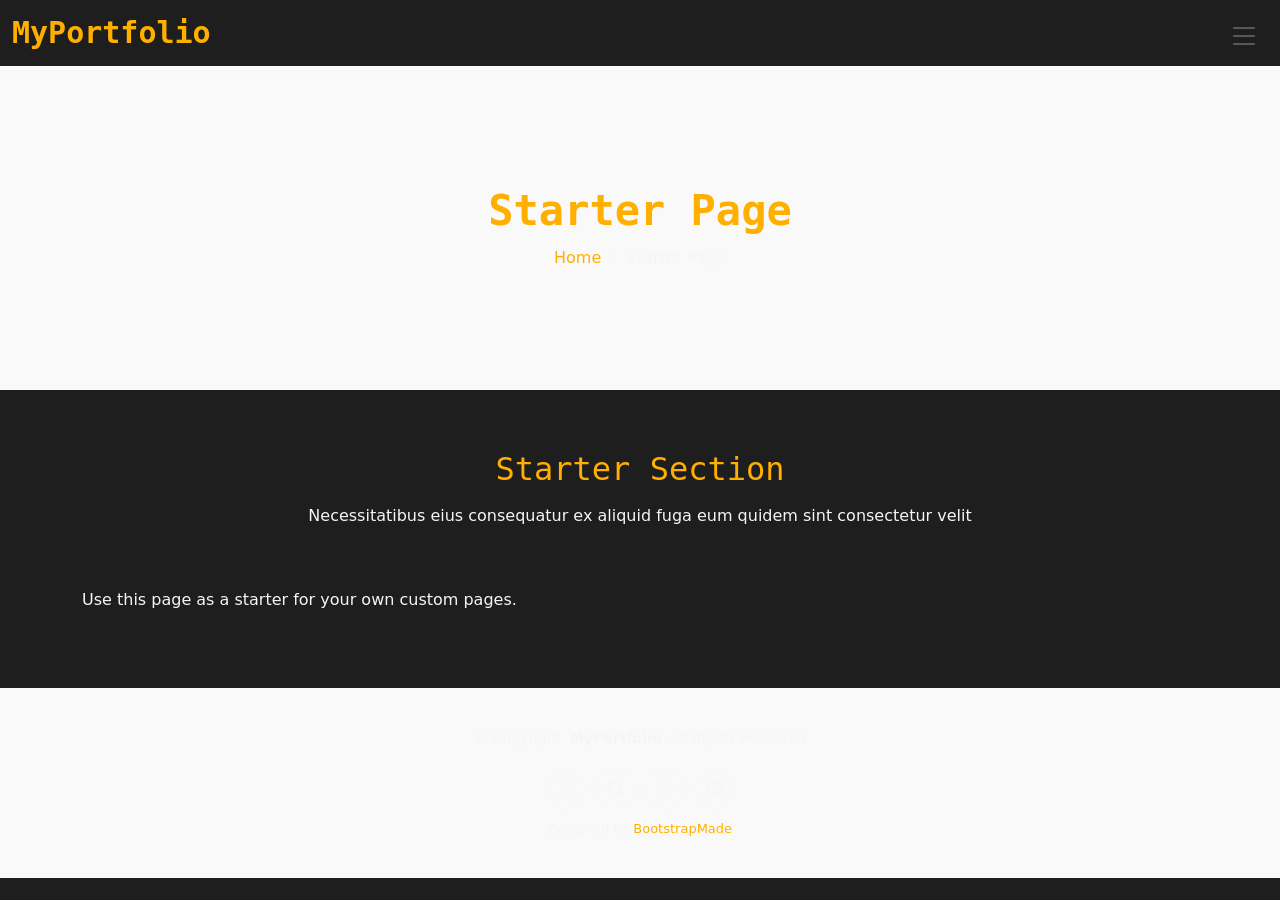
<file: starter-page.html>
<!DOCTYPE html>
<html lang="en">

<head>
  <meta charset="utf-8">
  <meta content="width=device-width, initial-scale=1.0" name="viewport">
  <title>Starter Page - MyPortfolio Bootstrap Template</title>
  <meta name="description" content="">
  <meta name="keywords" content="">

  <!-- Favicons -->
  <link href="assets/img/favicon.png" rel="icon">
  <link href="assets/img/apple-touch-icon.png" rel="apple-touch-icon">

  <!-- Fonts -->
  <link href="https://fonts.googleapis.com" rel="preconnect">
  <link href="https://fonts.gstatic.com" rel="preconnect" crossorigin>
  <link href="https://fonts.googleapis.com/css2?family=Inconsolata:wght@200;300;400;500;600;700;800;900&display=swap" rel="stylesheet">

  <!-- Vendor CSS Files -->
  <link href="assets/vendor/bootstrap/css/bootstrap.min.css" rel="stylesheet">
  <link href="assets/vendor/bootstrap-icons/bootstrap-icons.css" rel="stylesheet">
  <link href="assets/vendor/aos/aos.css" rel="stylesheet">
  <link href="assets/vendor/glightbox/css/glightbox.min.css" rel="stylesheet">
  <link href="assets/vendor/swiper/swiper-bundle.min.css" rel="stylesheet">

  <!-- Main CSS File -->
  <link href="assets/css/main.css" rel="stylesheet">

  <!-- =======================================================
  * Template Name: MyPortfolio
  * Template URL: https://bootstrapmade.com/myportfolio-bootstrap-portfolio-website-template/
  * Updated: Aug 08 2024 with Bootstrap v5.3.3
  * Author: BootstrapMade.com
  * License: https://bootstrapmade.com/license/
  ======================================================== -->
</head>

<body class="starter-page-page">

  <header id="header" class="header d-flex align-items-center sticky-top">
    <div class="container-fluid  position-relative d-flex align-items-center justify-content-between">

      <a href="index.html" class="logo d-flex align-items-center">
        <!-- Uncomment the line below if you also wish to use an image logo -->
        <!-- <img src="assets/img/logo.png" alt=""> -->
        <h1 class="sitename">MyPortfolio</h1>
      </a>

      <nav id="navmenu" class="navmenu">
        <ul>
          <li><a href="index.html">Home</a></li>
          <li><a href="about.html">About</a></li>
          <li><a href="services.html">Services</a></li>
          <li><a href="portfolio.html">Portfolio</a></li>
          <li class="dropdown"><a href="#"><span>Dropdown</span> <i class="bi bi-chevron-down toggle-dropdown"></i></a>
            <ul>
              <li><a href="#">Dropdown 1</a></li>
              <li class="dropdown"><a href="#"><span>Deep Dropdown</span> <i class="bi bi-chevron-down toggle-dropdown"></i></a>
                <ul>
                  <li><a href="#">Deep Dropdown 1</a></li>
                  <li><a href="#">Deep Dropdown 2</a></li>
                  <li><a href="#">Deep Dropdown 3</a></li>
                  <li><a href="#">Deep Dropdown 4</a></li>
                  <li><a href="#">Deep Dropdown 5</a></li>
                </ul>
              </li>
              <li><a href="#">Dropdown 2</a></li>
              <li><a href="#">Dropdown 3</a></li>
              <li><a href="#">Dropdown 4</a></li>
            </ul>
          </li>
          <li><a href="contact.html">Contact</a></li>
        </ul>
        <i class="mobile-nav-toggle d-xl-none bi bi-list"></i>
      </nav>

    </div>
  </header>

  <main class="main">

    <!-- Page Title -->
    <div class="page-title light-background">
      <div class="container">
        <h1>Starter Page</h1>
        <nav class="breadcrumbs">
          <ol>
            <li><a href="index.html">Home</a></li>
            <li class="current">Starter Page</li>
          </ol>
        </nav>
      </div>
    </div><!-- End Page Title -->

    <!-- Starter Section Section -->
    <section id="starter-section" class="starter-section section">

      <!-- Section Title -->
      <div class="container section-title" data-aos="fade-up">
        <h2>Starter Section</h2>
        <p>Necessitatibus eius consequatur ex aliquid fuga eum quidem sint consectetur velit</p>
      </div><!-- End Section Title -->

      <div class="container" data-aos="fade-up">
        <p>Use this page as a starter for your own custom pages.</p>
      </div>

    </section><!-- /Starter Section Section -->

  </main>

  <footer id="footer" class="footer light-background">

    <div class="container">
      <div class="copyright text-center ">
        <p>© <span>Copyright</span> <strong class="px-1 sitename">MyPortfolio</strong> <span>All Rights Reserved</span></p>
      </div>
      <div class="social-links d-flex justify-content-center">
        <a href=""><i class="bi bi-twitter-x"></i></a>
        <a href=""><i class="bi bi-facebook"></i></a>
        <a href=""><i class="bi bi-instagram"></i></a>
        <a href=""><i class="bi bi-linkedin"></i></a>
      </div>
      <div class="credits">
        <!-- All the links in the footer should remain intact. -->
        <!-- You can delete the links only if you've purchased the pro version. -->
        <!-- Licensing information: https://bootstrapmade.com/license/ -->
        <!-- Purchase the pro version with working PHP/AJAX contact form: [buy-url] -->
        Designed by <a href="https://bootstrapmade.com/">BootstrapMade</a>
      </div>
    </div>

  </footer>

  <!-- Scroll Top -->
  <a href="#" id="scroll-top" class="scroll-top d-flex align-items-center justify-content-center"><i class="bi bi-arrow-up-short"></i></a>

  <!-- Preloader -->
  <div id="preloader"></div>

  <!-- Vendor JS Files -->
  <script src="assets/vendor/bootstrap/js/bootstrap.bundle.min.js"></script>
  <script src="assets/vendor/php-email-form/validate.js"></script>
  <script src="assets/vendor/aos/aos.js"></script>
  <script src="assets/vendor/glightbox/js/glightbox.min.js"></script>
  <script src="assets/vendor/imagesloaded/imagesloaded.pkgd.min.js"></script>
  <script src="assets/vendor/isotope-layout/isotope.pkgd.min.js"></script>
  <script src="assets/vendor/swiper/swiper-bundle.min.js"></script>

  <!-- Main JS File -->
  <script src="assets/js/main.js"></script>

</body>

</html>
</file>
<file: assets/css/main.css>
/**
* Template Name: MyPortfolio
* Template URL: https://bootstrapmade.com/myportfolio-bootstrap-portfolio-website-template/
* Updated: Aug 08 2024 with Bootstrap v5.3.3
* Author: BootstrapMade.com
* License: https://bootstrapmade.com/license/
*/

/*--------------------------------------------------------------
# Font & Color Variables
# Help: https://bootstrapmade.com/color-system/
--------------------------------------------------------------*/
/* Fonts */
:root {
  --default-font: "Space Mono",  system-ui, -apple-system, "Segoe UI", Roboto, "Helvetica Neue", Arial, "Noto Sans", "Liberation Sans", sans-serif, "Apple Color Emoji", "Segoe UI Emoji", "Segoe UI Symbol", "Noto Color Emoji";
  --heading-font :"Space Mono", monospace;
  --nav-font: "Space Mono", monospace;
}

/* Global Colors - The following color variables are used throughout the website. Updating them here will change the color scheme of the entire website */
:root { 
  --background-color: #1e1e1e; /* Background color for the entire website, including individual sections */
  --default-color: #f5f5f5; /* Default color used for the majority of the text content across the entire website */
  --heading-color: #FFAF00; /* Color for headings, subheadings and title throughout the website */
  --accent-color: #FFAF00; /* Accent color that represents your brand on the website. It's used for buttons, links, and other elements that need to stand out */
  --surface-color: background-image: url('back.jpg'); /* The surface color is used as a background of boxed elements within sections, such as cards, icon boxes, or other elements that require a visual separation from the global background. */
  --contrast-color: #FFAF00; /* Contrast color for text, ensuring readability against backgrounds of accent, heading, or default colors. */
}

/* Nav Menu Colors - The following color variables are used specifically for the navigation menu. They are separate from the global colors to allow for more customization options */
:root {
  --nav-color: #5b5b5b;  /* The default color of the main navmenu links */
  --nav-hover-color: #000000; /* Applied to main navmenu links when they are hovered over or active */
  --nav-mobile-background-color: #f5f5f5; /* Used as the background color for mobile navigation menu */
  --nav-dropdown-background-color: #ffffff; /* Used as the background color for dropdown items that appear when hovering over primary navigation items */
  --nav-dropdown-color: #5b5b5b; /* Used for navigation links of the dropdown items in the navigation menu. */
  --nav-dropdown-hover-color: #000000; /* Similar to --nav-hover-color, this color is applied to dropdown navigation links when they are hovered over. */
}

/* Color Presets - These classes override global colors when applied to any section or element, providing reuse of the sam color scheme. */

.light-background {
  --background-color: #f9f9f9;
  --surface-color: #ffffff;
}

.dark-background {
  --background-color: #060606;
  --default-color: #ffffff;
  --heading-color: #ffffff;
  --surface-color: #252525;
  --contrast-color: #ffffff;
}

/* Smooth scroll */
:root {
  scroll-behavior: smooth;
}

/*--------------------------------------------------------------
# General Styling & Shared Classes
--------------------------------------------------------------*/
body {
  color: var(--default-color);
  background-color: var(--background-color);
  font-family: var(--default-font);
}

a {
  color: var(--accent-color);
  text-decoration: none;
  transition: 0.3s;
}

a:hover {
  color: color-mix(in srgb, var(--accent-color), transparent 25%);
  text-decoration: none;
}

h1,
h2,
h3,
h4,
h5,
h6 {
  color: var(--heading-color);
  font-family: var(--heading-font);
}

/* PHP Email Form Messages
------------------------------*/
.php-email-form .error-message {
  display: none;
  background: #df1529;
  color: #ffffff;
  text-align: left;
  padding: 15px;
  margin-bottom: 24px;
  font-weight: 400;
}

.php-email-form .sent-message {
  display: none;
  color: #ffffff;
  background: #059652;
  text-align: center;
  padding: 15px;
  margin-bottom: 24px;
  font-weight: 400;
}

.php-email-form .loading {
  display: none;
  background: var(--surface-color);
  text-align: center;
  padding: 15px;
  margin-bottom: 24px;
}

.php-email-form .loading:before {
  content: "";
  display: inline-block;
  border-radius: 50%;
  width: 24px;
  height: 24px;
  margin: 0 10px -6px 0;
  border: 3px solid var(--accent-color);
  border-top-color: var(--surface-color);
  animation: php-email-form-loading 1s linear infinite;
}

@keyframes php-email-form-loading {
  0% {
    transform: rotate(0deg);
  }

  100% {
    transform: rotate(360deg);
  }
}

/*--------------------------------------------------------------
# Global Header
--------------------------------------------------------------*/
.header {
  color: var(--default-color);
  background-color: var(--background-color);
  padding: 15px 0;
  transition: all 0.5s;
  z-index: 997;
}

.header .logo {
  line-height: 1;
}

.header .logo img {
  max-height: 32px;
  margin-right: 8px;
}

.header .logo h1 {
  font-size: 30px;
  margin: 0;
  font-weight: 700;
  color: var(--heading-color);
}

/*--------------------------------------------------------------
# Navigation Menu
--------------------------------------------------------------*/
/* Navmenu */
.mobile-nav-toggle {
  color: var(--nav-color);
  position: fixed;
  top: 20px;
  right: 20px;
  font-size: 32px;
  line-height: 0;
  cursor: pointer;
  display: block !important;
  z-index: 998;
  transition: 0.3s;
}

.mobile-nav-toggle:hover {
  color: var(--nav-hover-color);
}

.navmenu {
  position: fixed;
  top: 0;
  bottom: 0;
  right: -300px;
  z-index: 997;
  transition: 0.3s;
  width: 300px;
  overflow: hidden;
}

.navmenu ul {
  display: block;
  list-style: none;
  padding: 10px 0;
  margin: 0;
  overflow-y: auto;
  transition: 0.3s;
  z-index: 998;
}

.navmenu a,
.navmenu a:focus {
  color: var(--nav-dropdown-color);
  padding: 10px 20px;
  font-family: var(--nav-font);
  font-size: 17px;
  font-weight: 400;
  display: flex;
  align-items: center;
  justify-content: space-between;
  white-space: nowrap;
  transition: 0.3s;
}

.navmenu a i,
.navmenu a:focus i {
  font-size: 12px;
  line-height: 0;
  margin-left: 5px;
  width: 30px;
  height: 30px;
  display: flex;
  align-items: center;
  justify-content: center;
  border-radius: 50%;
  transition: 0.3s;
  background-color: color-mix(in srgb, var(--accent-color), transparent 90%);
}

.navmenu a i:hover,
.navmenu a:focus i:hover {
  background-color: var(--accent-color);
  color: var(--contrast-color);
}

.navmenu a:hover,
.navmenu .active,
.navmenu .active:focus {
  color: var(--nav-dropdown-hover-color);
}

.navmenu .active i,
.navmenu .active:focus i {
  background-color: var(--accent-color);
  color: var(--contrast-color);
  transform: rotate(180deg);
}

.navmenu .dropdown ul {
  position: static;
  display: none;
  z-index: 99;
  padding: 10px 0;
  margin: 10px 20px;
  box-shadow: none;
  transition: all 0.5s ease-in-out;
}

.navmenu .dropdown>.dropdown-active {
  display: block;
  background-color: var(--nav-dropdown-background-color);
  border: 1px solid color-mix(in srgb, var(--nav-dropdown-color), transparent 90%);
}

.mobile-nav-active {
  overflow: hidden;
}

.mobile-nav-active .mobile-nav-toggle {
  right: 310px;
  background-color: var(--surface-color);
  border-radius: 50%;
  border: 1px solid color-mix(in srgb, var(--default-color), transparent 80%);
}

.mobile-nav-active .navmenu {
  position: fixed;
  overflow: hidden;
  top: 0;
  bottom: 0;
  right: 0;
  background-color: var(--nav-mobile-background-color);
  transition: 0.3s;
}

/*--------------------------------------------------------------
# Global Footer
--------------------------------------------------------------*/
.footer {
  color: var(--default-color);
  background-color: var(--background-color);
  font-size: 14px;
  padding: 40px 0;
  position: relative;
}

.footer .copyright p {
  margin-bottom: 0;
}

.footer .social-links {
  margin-top: 20px;
}

.footer .social-links a {
  display: flex;
  align-items: center;
  justify-content: center;
  width: 40px;
  height: 40px;
  border-radius: 50%;
  border: 1px solid color-mix(in srgb, var(--default-color), transparent 50%);
  font-size: 16px;
  color: color-mix(in srgb, var(--default-color), transparent 50%);
  margin: 0 5px;
  transition: 0.3s;
}

.footer .social-links a:hover {
  color: var(--accent-color);
  border-color: var(--accent-color);
}

.footer .credits {
  margin-top: 10px;
  font-size: 13px;
  text-align: center;
}

/*--------------------------------------------------------------
# Preloader
--------------------------------------------------------------*/
#preloader {
  position: fixed;
  inset: 0;
  z-index: 9999;
  overflow: hidden;
  background-color: var(--background-color);
  transition: all 0.6s ease-out;
}

#preloader:before {
  content: "";
  position: fixed;
  top: calc(50% - 30px);
  left: calc(50% - 30px);
  border: 6px solid var(--accent-color);
  border-top-color: color-mix(in srgb, var(--accent-color), transparent 90%);
  border-radius: 50%;
  width: 60px;
  height: 60px;
  animation: animate-preloader 1s linear infinite;
}

@keyframes animate-preloader {
  0% {
    transform: rotate(0deg);
  }

  100% {
    transform: rotate(360deg);
  }
}

/*--------------------------------------------------------------
# Scroll Top Button
--------------------------------------------------------------*/
.scroll-top {
  position: fixed;
  visibility: hidden;
  opacity: 0;
  right: 15px;
  bottom: -15px;
  z-index: 99999;
  background-color: var(--accent-color);
  width: 44px;
  height: 44px;
  border-radius: 50px;
  transition: all 0.4s;
}

.scroll-top i {
  font-size: 24px;
  color: var(--contrast-color);
  line-height: 0;
}

.scroll-top:hover {
  background-color: color-mix(in srgb, var(--accent-color), transparent 20%);
  color: var(--contrast-color);
}

.scroll-top.active {
  visibility: visible;
  opacity: 1;
  bottom: 15px;
}

/*--------------------------------------------------------------
# Disable aos animation delay on mobile devices
--------------------------------------------------------------*/
@media screen and (max-width: 768px) {
  [data-aos-delay] {
    transition-delay: 0 !important;
  }
}

/*--------------------------------------------------------------
# Global Page Titles & Breadcrumbs
--------------------------------------------------------------*/
.page-title {
  color: var(--default-color);
  background-color: var(--background-color);
  padding: 120px 0;
  text-align: center;
  position: relative;
}

.page-title h1 {
  font-size: 42px;
  font-weight: 700;
  margin-bottom: 10px;
}

.page-title .breadcrumbs ol {
  display: flex;
  flex-wrap: wrap;
  list-style: none;
  justify-content: center;
  padding: 0;
  margin: 0;
  font-size: 16px;
  font-weight: 400;
}

.page-title .breadcrumbs ol li+li {
  padding-left: 10px;
}

.page-title .breadcrumbs ol li+li::before {
  content: "/";
  display: inline-block;
  padding-right: 10px;
  color: color-mix(in srgb, var(--default-color), transparent 70%);
}

/*--------------------------------------------------------------
# Global Sections
--------------------------------------------------------------*/
section,
.section {
  color: var(--default-color);
  background-color: var(--background-color);
  padding: 60px 0;
  scroll-margin-top: 90px;
  overflow: clip;
}

@media (max-width: 1199px) {

  section,
  .section {
    scroll-margin-top: 66px;
  }
}

/*--------------------------------------------------------------
# Global Section Titles
--------------------------------------------------------------*/
.section-title {
  text-align: center;
  padding-bottom: 60px;
  position: relative;
}

.section-title h2 {
  font-size: 32px;
  font-weight: 400;
  margin-bottom: 15px;
}

.section-title p {
  margin-bottom: 0;
}

/*--------------------------------------------------------------
# Portfolio Section
--------------------------------------------------------------*/
.portfolio .portfolio-info h3 {
  font-size: 24px;
  margin-bottom: 5px;
}

.portfolio .portfolio-info p {
  font-size: 15px;
}

.portfolio .portfolio-filters {
  padding: 0;
  margin: 0 auto 20px auto;
  list-style: none;
}

.portfolio .portfolio-filters li {
  cursor: pointer;
  display: inline-block;
  padding: 0;
  font-size: 16px;
  font-weight: 400;
  margin: 0 10px;
  line-height: 1;
  margin-bottom: 5px;
  transition: all 0.3s ease-in-out;
}

.portfolio .portfolio-filters li:hover,
.portfolio .portfolio-filters li.filter-active {
  border-bottom: 2px solid var(--default-color);
  padding-bottom: 3px;
}

.portfolio .portfolio-filters li:first-child {
  margin-left: 0;
}

.portfolio .portfolio-filters li:last-child {
  margin-right: 5px;
}

@media (max-width: 575px) {
  .portfolio .portfolio-filters li {
    font-size: 14px;
    margin: 0 5px;
  }
}

.portfolio .portfolio-content {
  position: relative;
  overflow: hidden;
}

.portfolio .portfolio-content img {
  transition: 0.3s;
}

.portfolio .portfolio-content .portfolio-info {
  opacity: 0;
  position: absolute;
  inset: 0;
  z-index: 3;
  transition: all ease-in-out 0.3s;
  background: rgba(0, 0, 0, 0.6);
  padding: 15px;
  display: flex;
  align-items: center;
  justify-content: center;
  flex-direction: column;
}

.portfolio .portfolio-content .portfolio-info h4 {
  font-size: 18px;
  mask-border: 0;
  font-weight: 400;
  color: #ffffff;
  display: inline-block;
}

.portfolio .portfolio-content .portfolio-info p {
  text-align: center;
  display: inline-block;
  font-size: 14px;
  font-weight: 400;
  color: rgba(255, 255, 255, 0.8);
}

.portfolio .portfolio-content .portfolio-info .preview-link,
.portfolio .portfolio-content .portfolio-info .details-link {
  font-size: 26px;
  color: #fff;
  transition: 0.3s;
  line-height: 1.2;
}

.portfolio .portfolio-content .portfolio-info .preview-link:hover,
.portfolio .portfolio-content .portfolio-info .details-link:hover {
  color: var(--accent-color);
}

.portfolio .portfolio-content .portfolio-info .details-link {
  left: 50%;
  font-size: 34px;
  line-height: 0;
}

.portfolio .portfolio-content:hover .portfolio-info {
  opacity: 1;
}

.portfolio .portfolio-content:hover img {
  transform: scale(1.1);
}

/*--------------------------------------------------------------
# Clients Section
--------------------------------------------------------------*/
.clients .swiper-slide img {
  opacity: 0.5;
  transition: 0.3s;
  filter: grayscale(100);
}

.clients .swiper-slide img:hover {
  filter: none;
  opacity: 1;
}

.clients .swiper-wrapper {
  height: auto;
}

.clients .swiper-pagination {
  margin-top: 20px;
  position: relative;
}

.clients .swiper-pagination .swiper-pagination-bullet {
  width: 12px;
  height: 12px;
  opacity: 1;
  background-color: color-mix(in srgb, var(--default-color), transparent 80%);
}

.clients .swiper-pagination .swiper-pagination-bullet-active {
  background-color: var(--accent-color);
}

/*--------------------------------------------------------------
# Services Section
--------------------------------------------------------------*/
.services .service-item {
  background-color: var(--surface-color);
  padding: 40px;
  box-shadow: 0px 0 30px rgba(0, 0, 0, 0.1);
  height: 100%;
}

.services .service-item .icon {
  width: 48px;
  height: 48px;
  position: relative;
  margin-bottom: 50px;
}

.services .service-item .icon i {
  color: color-mix(in srgb, var(--heading-color), transparent 30%);
  font-size: 56px;
  transition: ease-in-out 0.3s;
  z-index: 2;
  position: relative;
}

.services .service-item .icon:before {
  position: absolute;
  content: "";
  height: 100%;
  width: 100%;
  background: color-mix(in srgb, var(--heading-color), transparent 95%);
  border-radius: 50px;
  z-index: 1;
  top: 10px;
  right: -20px;
  transition: 0.3s;
}

.services .service-item h3 {
  color: color-mix(in srgb, var(--heading-color), transparent 20%);
  font-weight: 700;
  margin: 0 0 20px 0;
  padding-bottom: 8px;
  font-size: 22px;
  position: relative;
  display: inline-block;
  border-bottom: 4px solid color-mix(in srgb, var(--heading-color), transparent 90%);
  transition: 0.3s;
}

.services .service-item p {
  line-height: 24px;
  font-size: 14px;
  margin-bottom: 0;
}

.services .service-item .readmore {
  margin-top: 15px;
  display: inline-block;
  color: color-mix(in srgb, var(--default-color), transparent 30%);
}

.services .service-item:hover .icon i {
  color: var(--heading-color);
}

.services .service-item:hover .icon:before {
  background: color-mix(in srgb, var(--heading-color), transparent 90%);
}

.services .service-item:hover h3 {
  border-color: color-mix(in srgb, var(--accent-color), transparent 70%);
  color: var(--heading-color);
}

.services .service-item:hover .readmore {
  color: var(--accent-color);
}

/*--------------------------------------------------------------
# Testimonials Section
--------------------------------------------------------------*/
.testimonials .section-header {
  margin-bottom: 40px;
}

.testimonials .testimonials-carousel,
.testimonials .testimonials-slider {
  overflow: hidden;
}

.testimonials .testimonial-item {
  text-align: center;
}

.testimonials .testimonial-item .testimonial-img {
  width: 120px;
  border-radius: 50%;
  border: 4px solid var(--background-color);
  margin: 0 auto;
}

.testimonials .testimonial-item h3 {
  font-size: 20px;
  font-weight: bold;
  margin: 10px 0 5px 0;
}

.testimonials .testimonial-item h4 {
  font-size: 14px;
  color: color-mix(in srgb, var(--default-color), transparent 40%);
  margin: 0 0 15px 0;
}

.testimonials .testimonial-item .stars {
  margin-bottom: 15px;
}

.testimonials .testimonial-item .stars i {
  color: #ffc107;
  margin: 0 1px;
}

.testimonials .testimonial-item .quote-icon-left,
.testimonials .testimonial-item .quote-icon-right {
  color: color-mix(in srgb, var(--accent-color), transparent 50%);
  font-size: 26px;
  line-height: 0;
}

.testimonials .testimonial-item .quote-icon-left {
  display: inline-block;
  left: -5px;
  position: relative;
}

.testimonials .testimonial-item .quote-icon-right {
  display: inline-block;
  right: -5px;
  position: relative;
  top: 10px;
  transform: scale(-1, -1);
}

.testimonials .testimonial-item p {
  font-style: italic;
  margin: 0 auto 15px auto;
}

.testimonials .swiper-wrapper {
  height: auto;
}

.testimonials .swiper-pagination {
  margin-top: 20px;
  position: relative;
}

.testimonials .swiper-pagination .swiper-pagination-bullet {
  width: 12px;
  height: 12px;
  opacity: 1;
  background-color: color-mix(in srgb, var(--default-color), transparent 85%);
}

.testimonials .swiper-pagination .swiper-pagination-bullet-active {
  background-color: var(--accent-color);
}

@media (min-width: 992px) {
  .testimonials .testimonial-item p {
    width: 80%;
  }
}

/*--------------------------------------------------------------
# About Section
--------------------------------------------------------------*/
.about .content h2 {
  font-weight: 700;
  font-size: 24px;
}

.about .content ul {
  list-style: none;
  padding: 0;
}

.about .content ul li {
  margin-bottom: 20px;
  display: flex;
  align-items: center;
}

.about .content ul strong {
  margin-right: 10px;
}

.about .content ul i {
  font-size: 16px;
  margin-right: 5px;
  color: var(--accent-color);
  line-height: 0;
}

/*--------------------------------------------------------------
# Resume Section
--------------------------------------------------------------*/
.resume .resume-title {
  color: var(--heading-color);
  font-size: 26px;
  font-weight: 700;
  margin-top: 20px;
  margin-bottom: 20px;
}

.resume .resume-item {
  padding: 0 0 20px 20px;
  margin-top: -2px;
  border-left: 2px solid var(--accent-color);
  position: relative;
}

.resume .resume-item h4 {
  line-height: 18px;
  font-size: 18px;
  font-weight: 400;
  text-transform: uppercase;
  color: color-mix(in srgb, var(--default-color), transparent 20%);
  margin-bottom: 10px;
}

.resume .resume-item h5 {
  font-size: 16px;
  padding: 5px 15px;
  display: inline-block;
  font-weight: 400;
  margin-bottom: 10px;
}

.resume .resume-item ul {
  padding-left: 20px;
}

.resume .resume-item ul li {
  padding-bottom: 10px;
}

.resume .resume-item:last-child {
  padding-bottom: 0;
}

.resume .resume-item::before {
  content: "";
  position: absolute;
  width: 16px;
  height: 16px;
  border-radius: 50px;
  left: -9px;
  top: 0;
  background: var(--background-color);
  border: 2px solid var(--accent-color);
}

/*--------------------------------------------------------------
# Pricing Section
--------------------------------------------------------------*/
.pricing .pricing-item {
  background-color: var(--surface-color);
  padding: 60px 40px;
  box-shadow: 0 3px 20px -2px rgba(0, 0, 0, 0.1);
  height: 100%;
  position: relative;
}

.pricing h3 {
  font-weight: 400;
  margin-bottom: 15px;
  font-size: 20px;
}

.pricing h4 {
  font-size: 48px;
  color: var(--accent-color);
  font-family: var(--heading-font);
  font-weight: 400;
}

.pricing h4 sup {
  font-size: 28px;
}

.pricing h4 span {
  color: color-mix(in srgb, var(--default-color), transparent 60%);
  font-size: 18px;
}

.pricing ul {
  padding: 20px 0;
  list-style: none;
  color: color-mix(in srgb, var(--default-color), transparent 30%);
  text-align: left;
  line-height: 20px;
}

.pricing ul li {
  padding: 10px 0;
  display: flex;
  align-items: center;
}

.pricing ul i {
  color: #059652;
  font-size: 24px;
  padding-right: 3px;
}

.pricing ul .na {
  color: color-mix(in srgb, var(--default-color), transparent 60%);
}

.pricing ul .na i {
  color: color-mix(in srgb, var(--default-color), transparent 60%);
}

.pricing ul .na span {
  text-decoration: line-through;
}

.pricing .buy-btn {
  color: color-mix(in srgb, var(--default-color), transparent 40%);
  background-color: var(--background-color);
  display: inline-block;
  padding: 8px 35px 10px 35px;
  border-radius: 4px;
  border: 1px solid color-mix(in srgb, var(--default-color), transparent 60%);
  transition: none;
  font-size: 16px;
  font-weight: 400;
  font-family: var(--heading-font);
  transition: 0.3s;
}

.pricing .buy-btn:hover {
  background: var(--accent-color);
  border-color: var(--accent-color);
  color: var(--contrast-color);
}

.pricing .featured {
  z-index: 10;
}

.pricing .featured .pricing-item {
  background: var(--accent-color);
}

@media (min-width: 992px) {
  .pricing .featured .pricing-item {
    transform: scale(1.02, 1.1);
  }
}

.pricing .featured h3,
.pricing .featured h4,
.pricing .featured h4 span,
.pricing .featured ul,
.pricing .featured ul .na,
.pricing .featured ul i,
.pricing .featured ul .na i {
  color: var(--contrast-color);
}

.pricing .featured .buy-btn {
  background: var(--accent-color);
  color: var(--contrast-color);
  border-color: var(--contrast-color);
}

.pricing .featured .buy-btn:hover {
  background: color-mix(in srgb, var(--background-color), transparent 92%);
}

/*--------------------------------------------------------------
# Alt Pricing Section
--------------------------------------------------------------*/
.alt-pricing .pricing-item {
  border-bottom: 1px dashed color-mix(in srgb, var(--default-color), transparent 60%);
  width: 100%;
  height: 100%;
  padding: 0 0 15px 0;
}

.alt-pricing .pricing-item h3 {
  margin: 0;
  font-size: 20px;
  font-weight: 700;
}

.alt-pricing .pricing-item h4 {
  margin: 0;
  font-size: 18px;
  color: var(--accent-color);
}

/*--------------------------------------------------------------
# Portfolio Details Section
--------------------------------------------------------------*/
.portfolio-details .portfolio-details-slider img {
  width: 100%;
}

.portfolio-details .portfolio-details-slider .swiper-pagination {
  margin-top: 20px;
  position: relative;
}

.portfolio-details .portfolio-details-slider .swiper-pagination .swiper-pagination-bullet {
  width: 12px;
  height: 12px;
  background-color: color-mix(in srgb, var(--default-color), transparent 85%);
  opacity: 1;
}

.portfolio-details .portfolio-details-slider .swiper-pagination .swiper-pagination-bullet-active {
  background-color: var(--accent-color);
}

.portfolio-details .portfolio-info {
  background-color: var(--surface-color);
  padding: 30px;
  box-shadow: 0px 0 30px rgba(0, 0, 0, 0.1);
}

.portfolio-details .portfolio-info h3 {
  font-size: 22px;
  font-weight: 700;
  margin-bottom: 20px;
  padding-bottom: 20px;
  border-bottom: 1px solid color-mix(in srgb, var(--default-color), transparent 85%);
}

.portfolio-details .portfolio-info ul {
  list-style: none;
  padding: 0;
  font-size: 15px;
}

.portfolio-details .portfolio-info ul li+li {
  margin-top: 10px;
}

.portfolio-details .portfolio-description {
  padding-top: 30px;
}

.portfolio-details .portfolio-description h2 {
  font-size: 26px;
  font-weight: 700;
  margin-bottom: 20px;
}

.portfolio-details .portfolio-description p {
  padding: 0;
  color: color-mix(in srgb, var(--default-color), transparent 30%);
}

/*--------------------------------------------------------------
# Service Details Section
--------------------------------------------------------------*/
.service-details .services-list {
  background-color: var(--surface-color);
  padding: 10px 30px;
  border: 1px solid color-mix(in srgb, var(--default-color), transparent 90%);
  margin-bottom: 20px;
}

.service-details .services-list a {
  display: block;
  line-height: 1;
  padding: 8px 0 8px 15px;
  border-left: 3px solid color-mix(in srgb, var(--default-color), transparent 70%);
  margin: 20px 0;
  color: color-mix(in srgb, var(--default-color), transparent 20%);
  transition: 0.3s;
}

.service-details .services-list a.active {
  color: var(--heading-color);
  font-weight: 700;
  border-color: var(--accent-color);
}

.service-details .services-list a:hover {
  border-color: var(--accent-color);
}

.service-details .services-img {
  margin-bottom: 20px;
}

.service-details h3 {
  font-size: 26px;
  font-weight: 700;
}

.service-details h4 {
  font-size: 20px;
  font-weight: 700;
}

.service-details p {
  font-size: 15px;
}

.service-details ul {
  list-style: none;
  padding: 0;
  font-size: 15px;
}

.service-details ul li {
  padding: 5px 0;
  display: flex;
  align-items: center;
}

.service-details ul i {
  font-size: 20px;
  margin-right: 8px;
  color: var(--accent-color);
}

/*--------------------------------------------------------------
# Starter Section Section
--------------------------------------------------------------*/
.starter-section {
  /* Add your styles here */
}

/*--------------------------------------------------------------
# Contact Section
--------------------------------------------------------------*/
.contact {
  background-image: url("../img/contact-bg.png");
  background-position: left center;
  background-repeat: no-repeat;
  position: relative;
}

@media (max-width: 640px) {
  .contact {
    background-position: center 50px;
    background-size: contain;
  }
}

.contact:before {
  content: "";
  background: color-mix(in srgb, var(--background-color), transparent 30%);
  position: absolute;
  bottom: 0;
  top: 0;
  left: 0;
  right: 0;
}

.contact .info-item+.info-item {
  margin-top: 40px;
}

.contact .info-item i {
  background: var(--accent-color);
  color: var(--contrast-color);
  font-size: 20px;
  width: 44px;
  height: 44px;
  display: flex;
  justify-content: center;
  align-items: center;
  border-radius: 50px;
  transition: all 0.3s ease-in-out;
  margin-right: 15px;
}

.contact .info-item h3 {
  padding: 0;
  font-size: 18px;
  font-weight: 700;
  margin-bottom: 5px;
}

.contact .info-item p {
  padding: 0;
  margin-bottom: 0;
  font-size: 14px;
}

.contact .php-email-form {
  height: 100%;
}

.contact .php-email-form input[type=text],
.contact .php-email-form input[type=email],
.contact .php-email-form textarea {
  font-size: 14px;
  padding: 10px 15px;
  box-shadow: none;
  border-radius: 0;
  color: var(--default-color);
  background-color: color-mix(in srgb, var(--background-color), transparent 50%);
  border-color: color-mix(in srgb, var(--default-color), transparent 80%);
}

.contact .php-email-form input[type=text]:focus,
.contact .php-email-form input[type=email]:focus,
.contact .php-email-form textarea:focus {
  border-color: var(--accent-color);
}

.contact .php-email-form input[type=text]::placeholder,
.contact .php-email-form input[type=email]::placeholder,
.contact .php-email-form textarea::placeholder {
  color: color-mix(in srgb, var(--default-color), transparent 70%);
}

.contact .php-email-form button[type=submit] {
  color: var(--contrast-color);
  background: var(--accent-color);
  border: 0;
  padding: 10px 30px;
  transition: 0.4s;
  border-radius: 50px;
}

.contact .php-email-form button[type=submit]:hover {
  background: color-mix(in srgb, var(--accent-color), transparent 20%);
}
</file>
